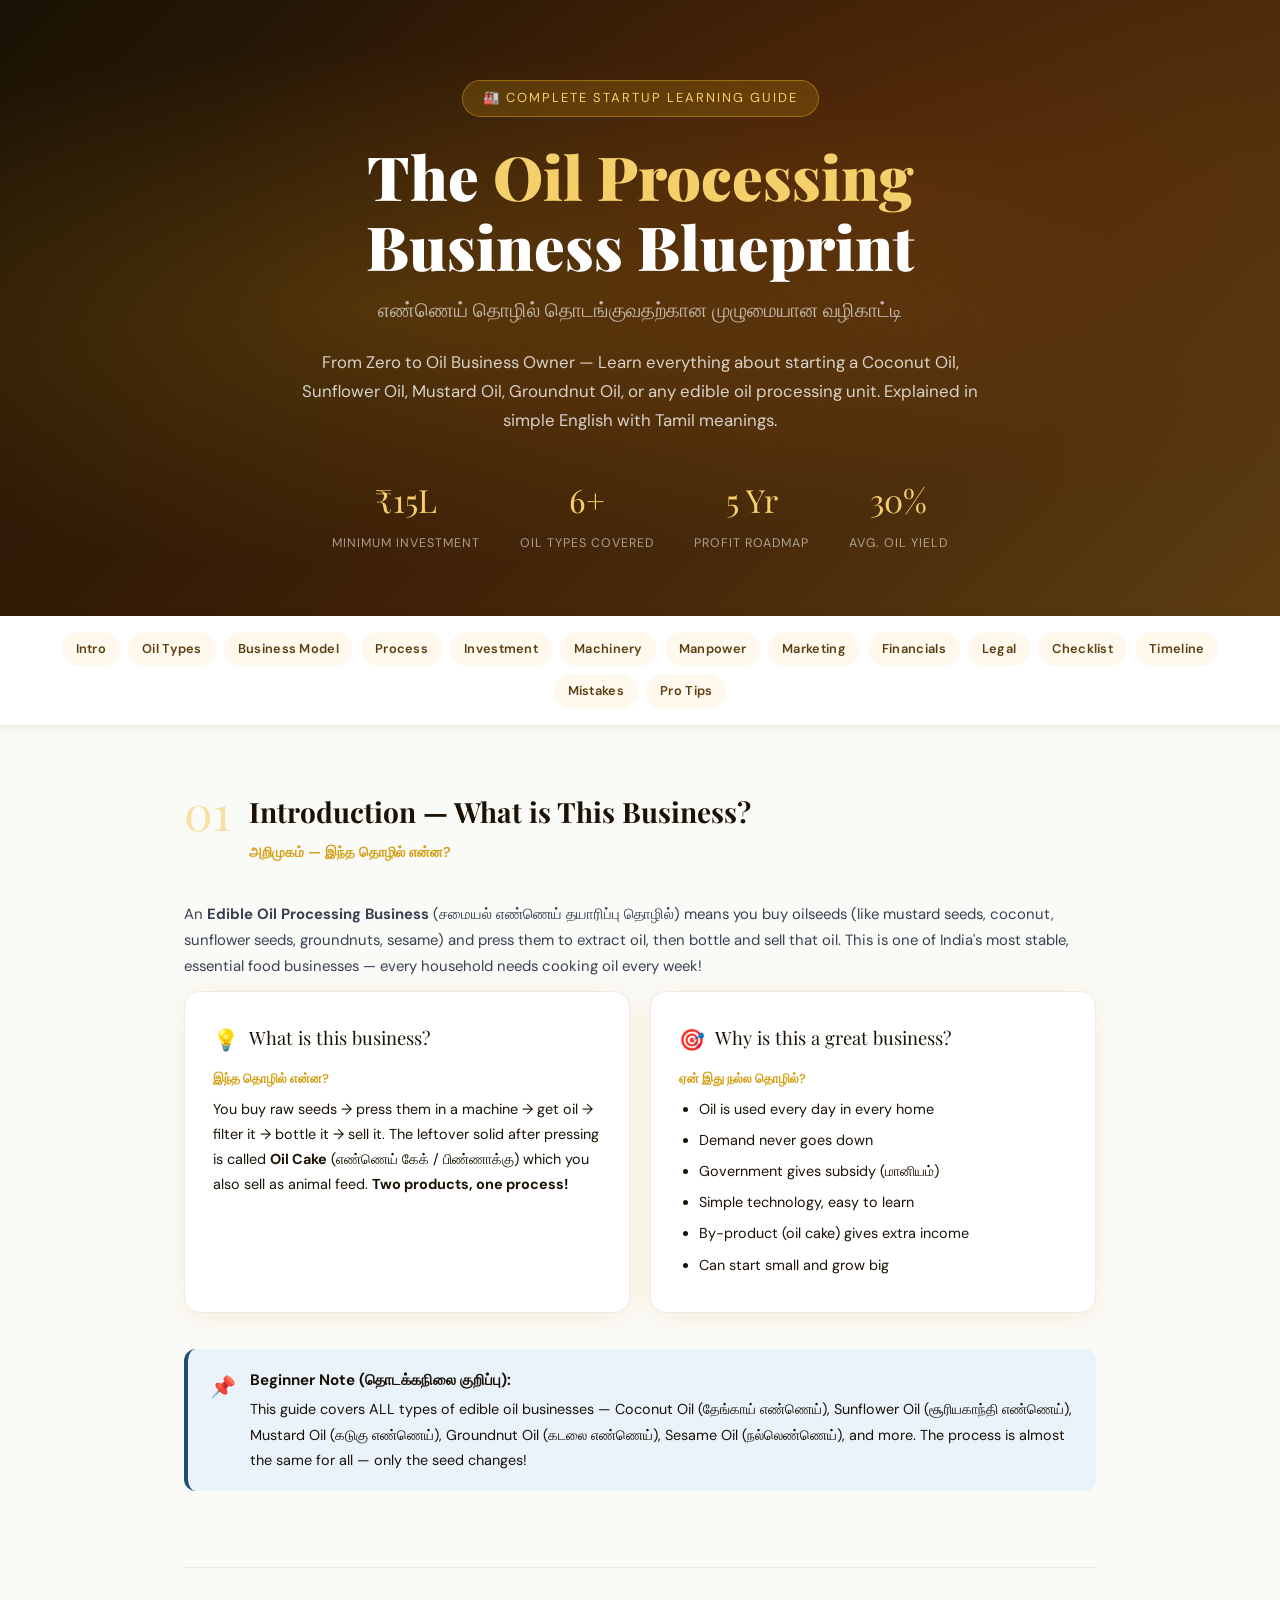
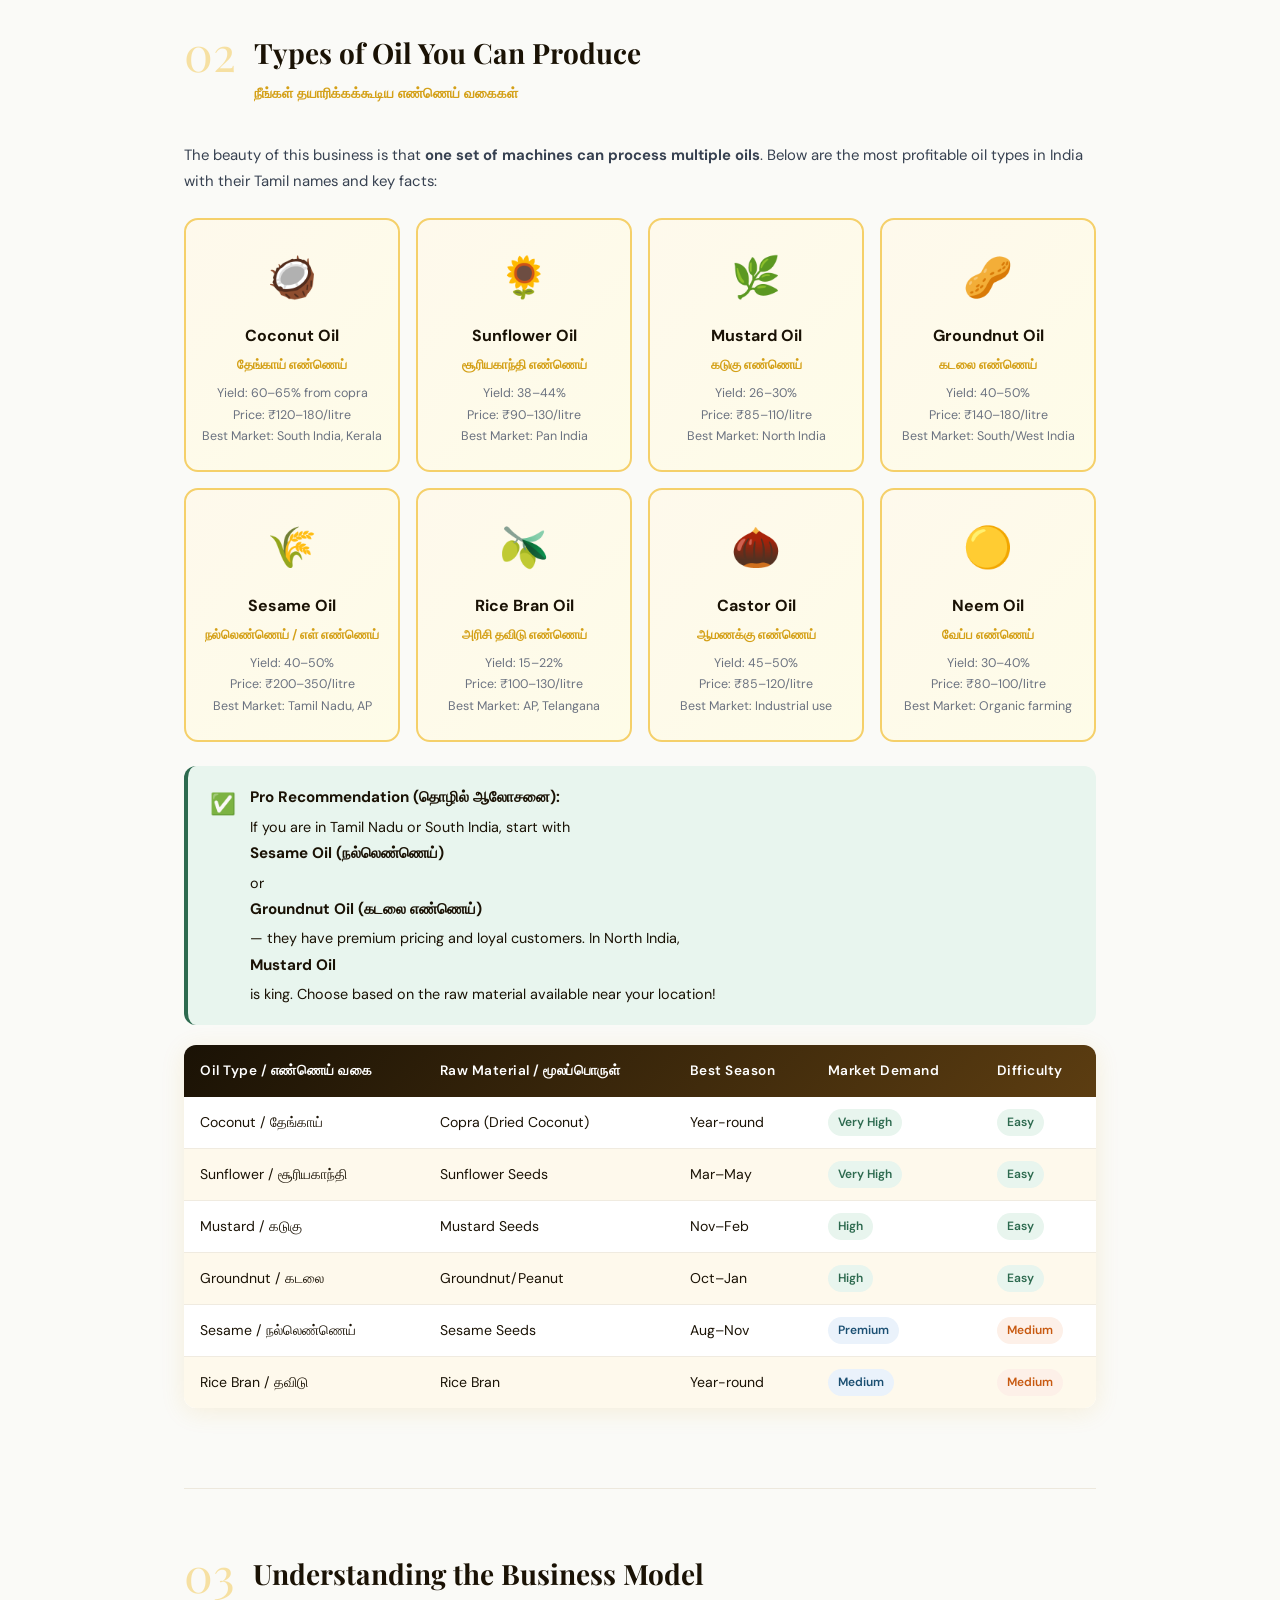
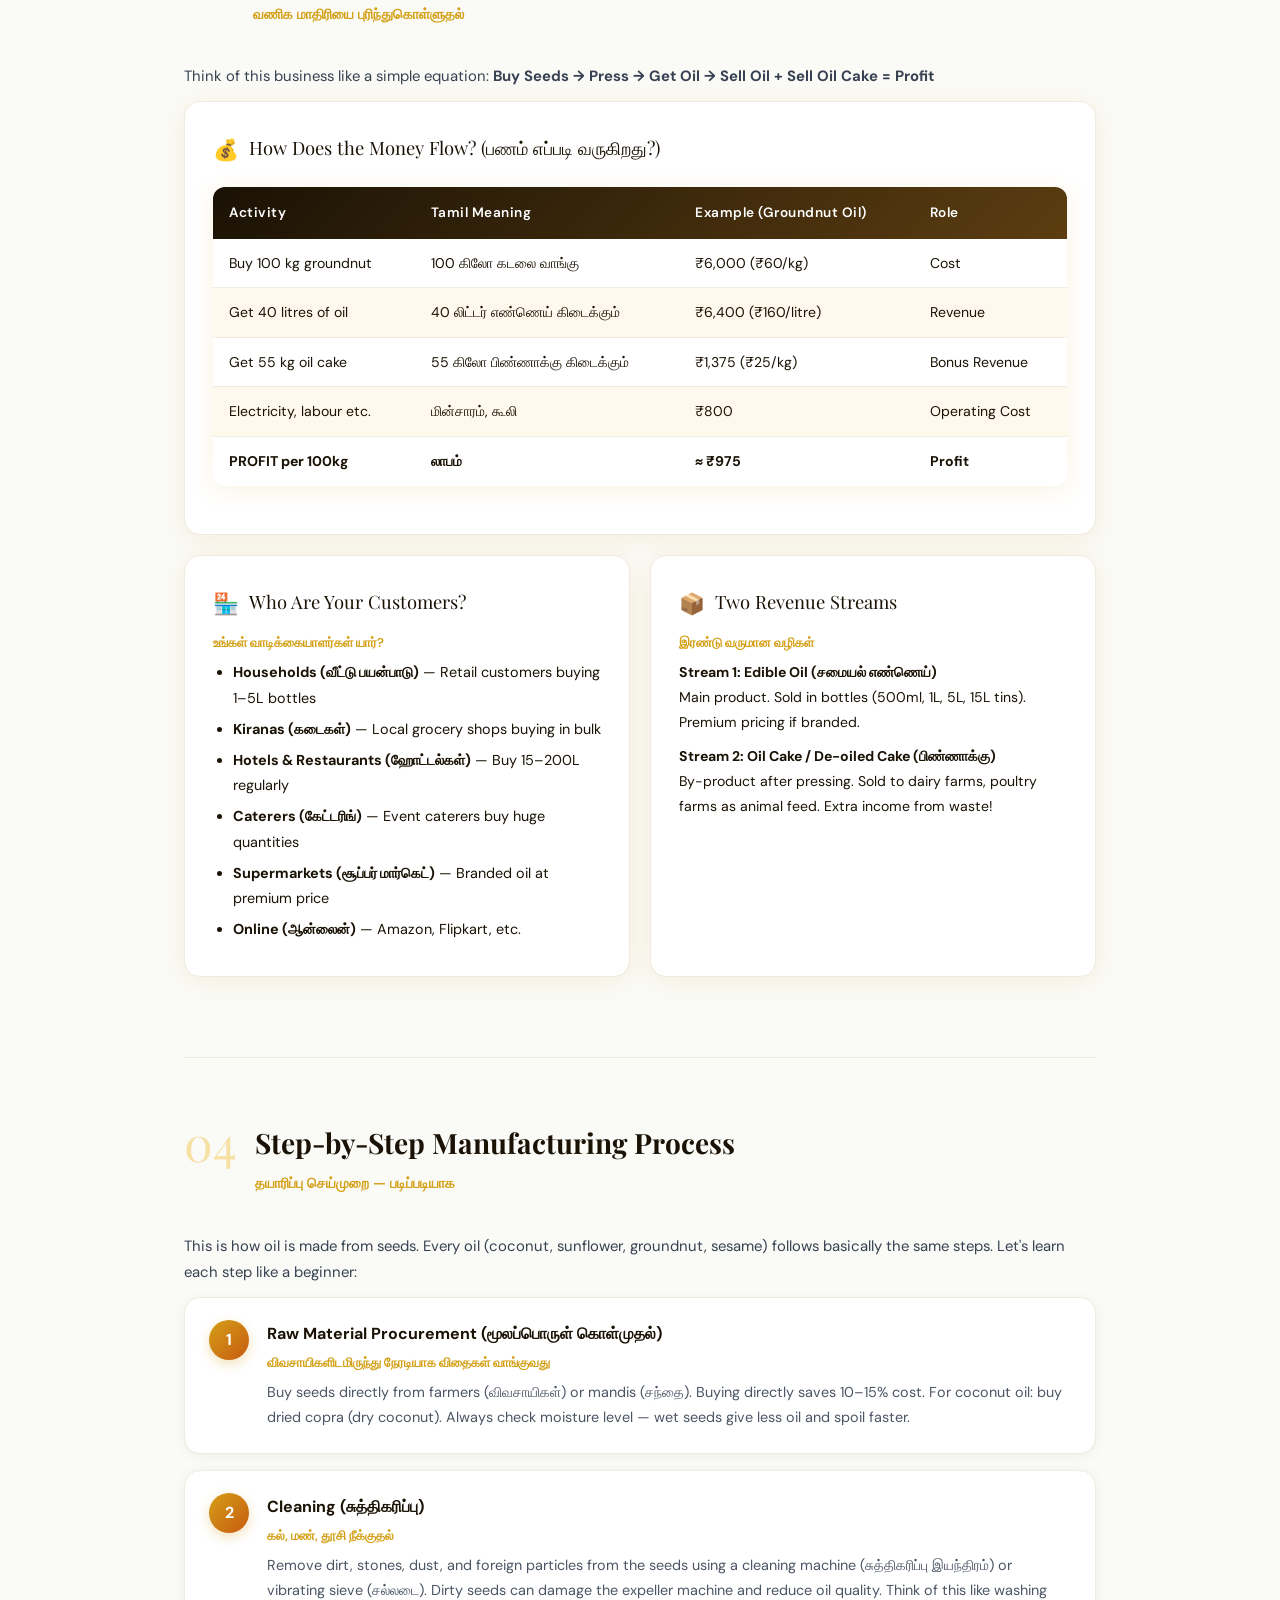
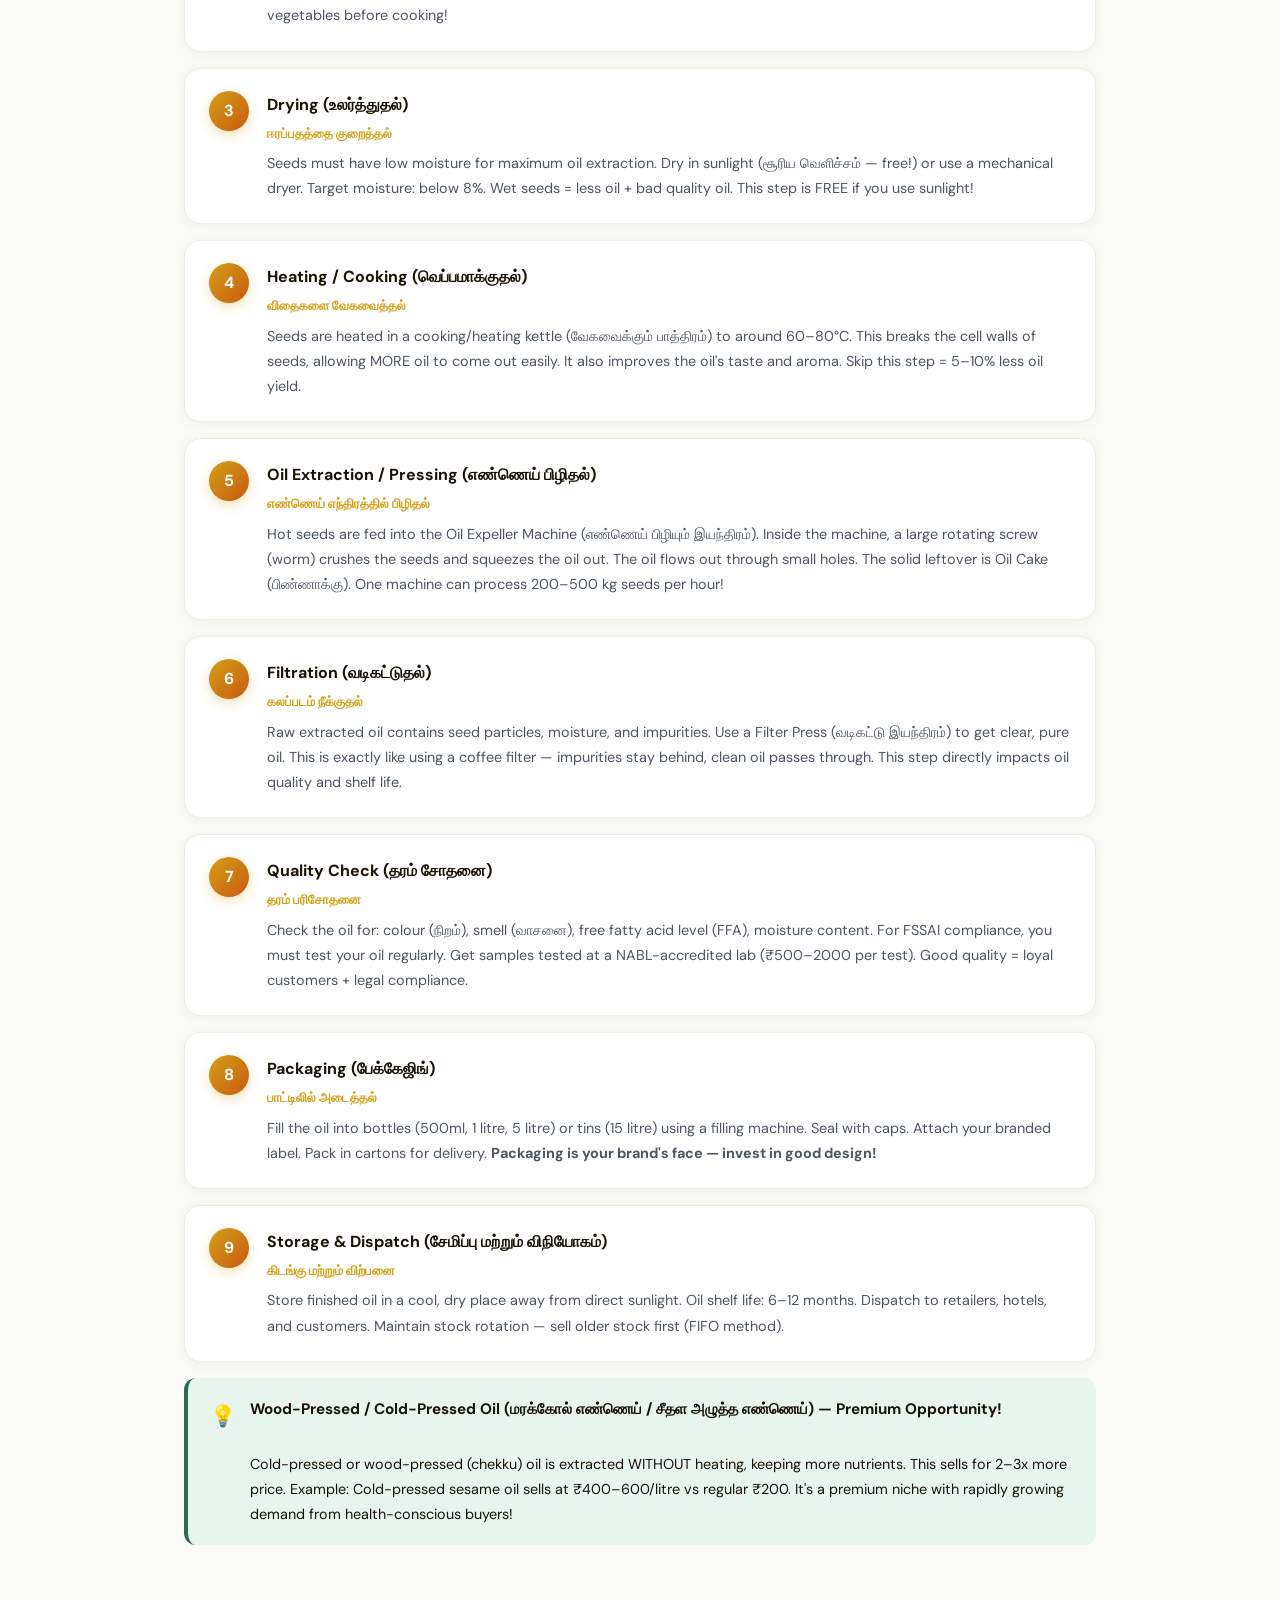
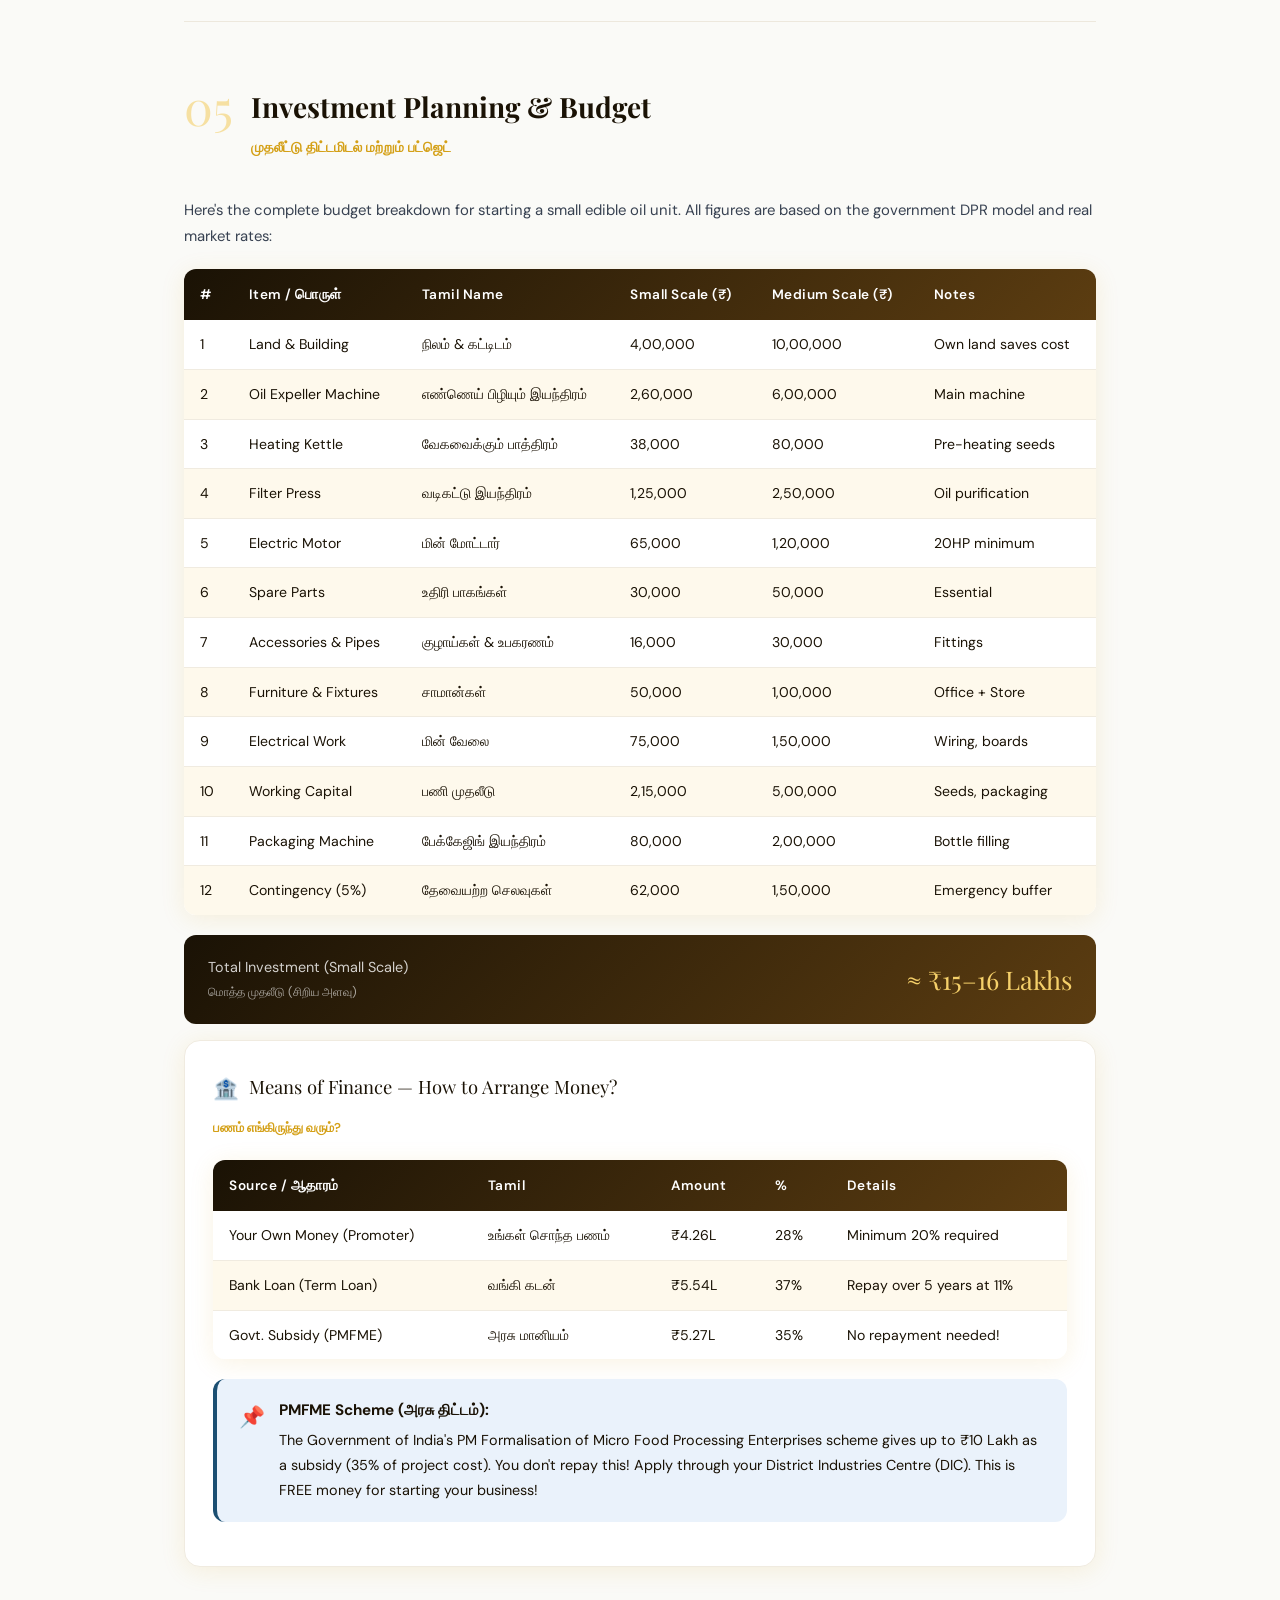
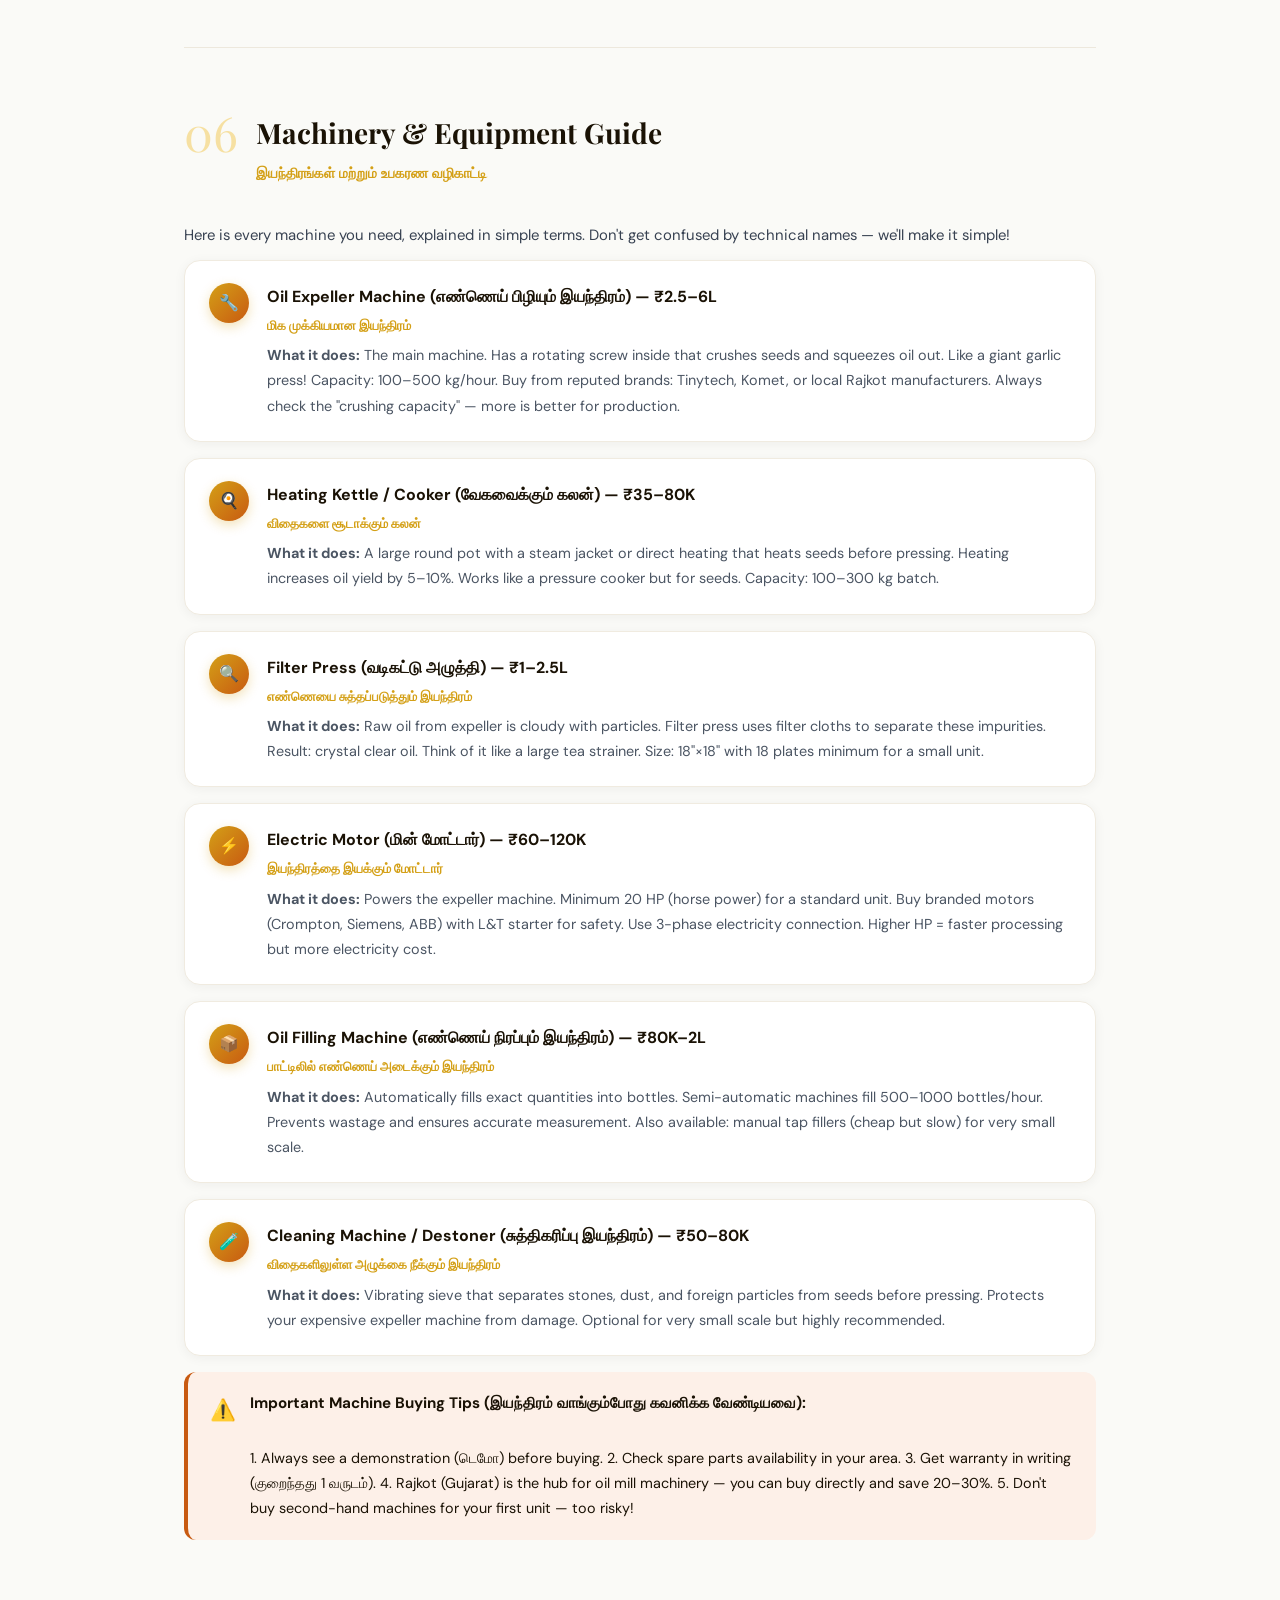
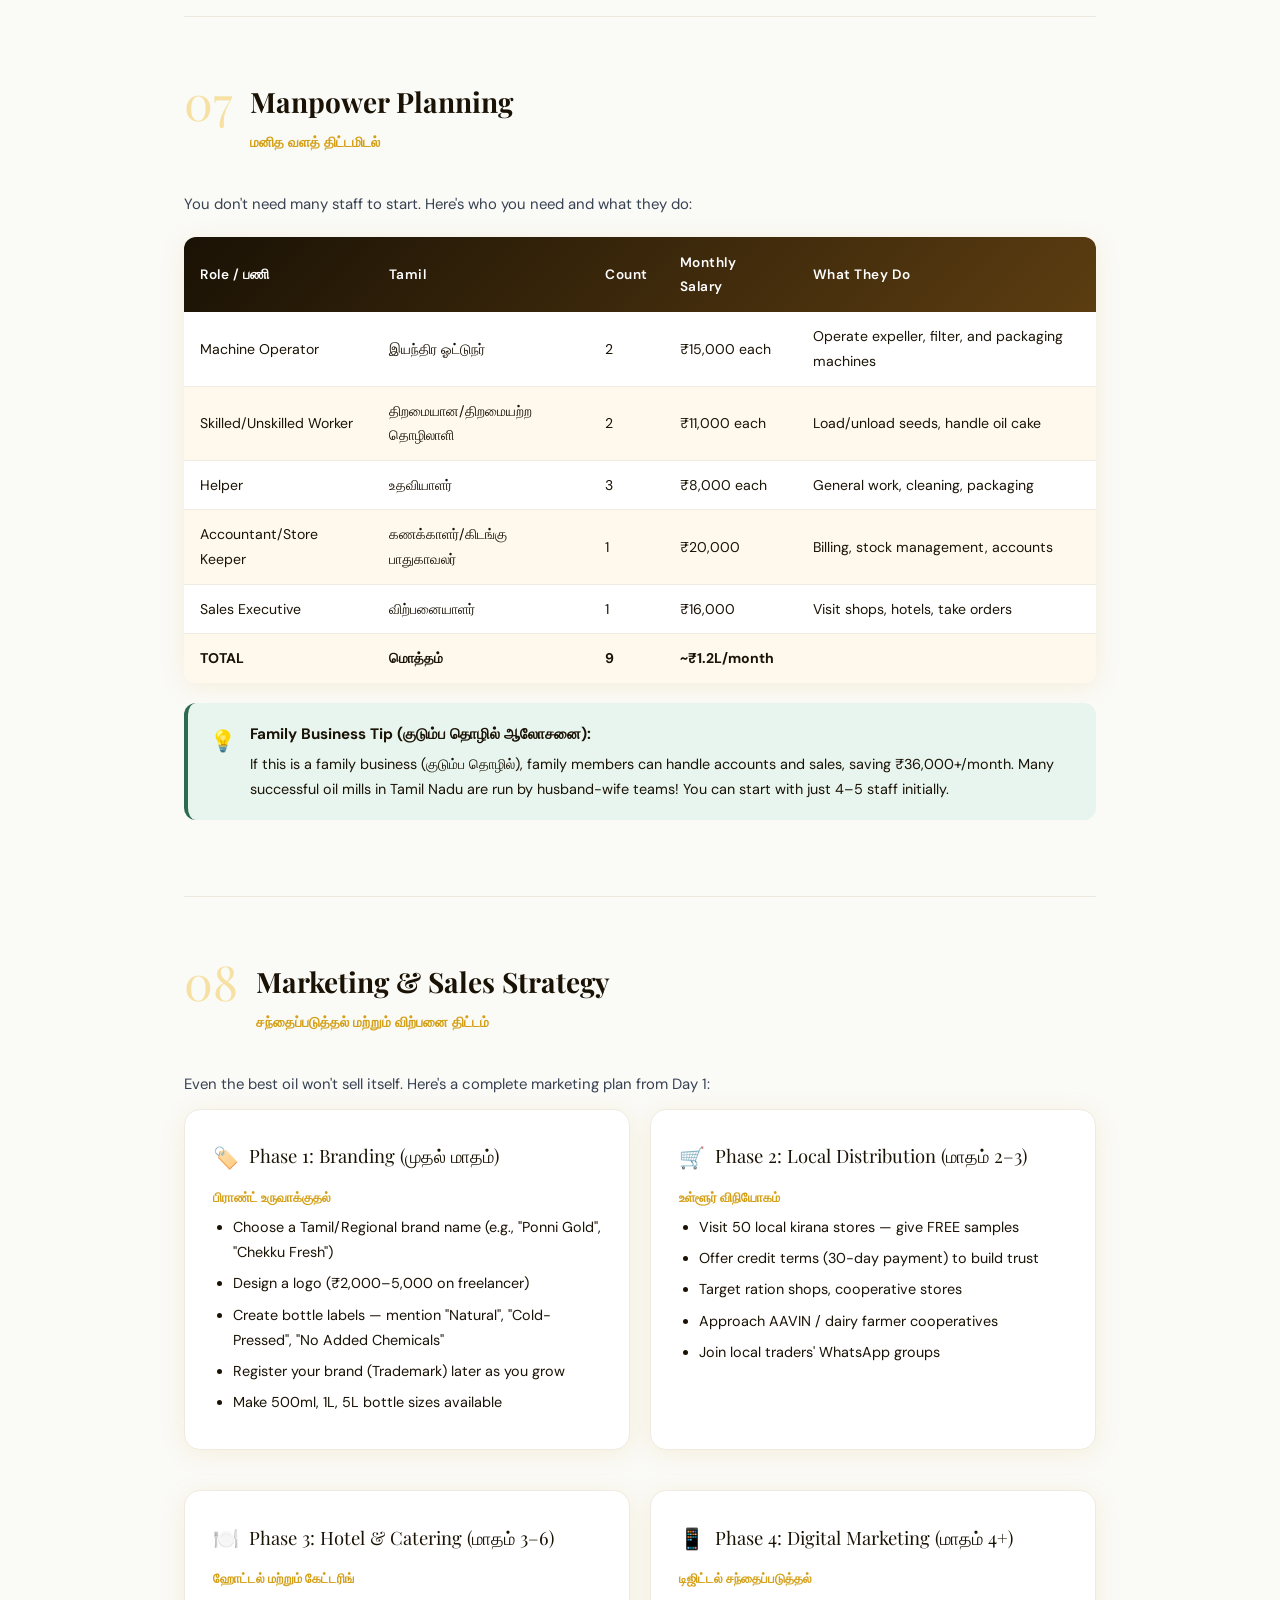
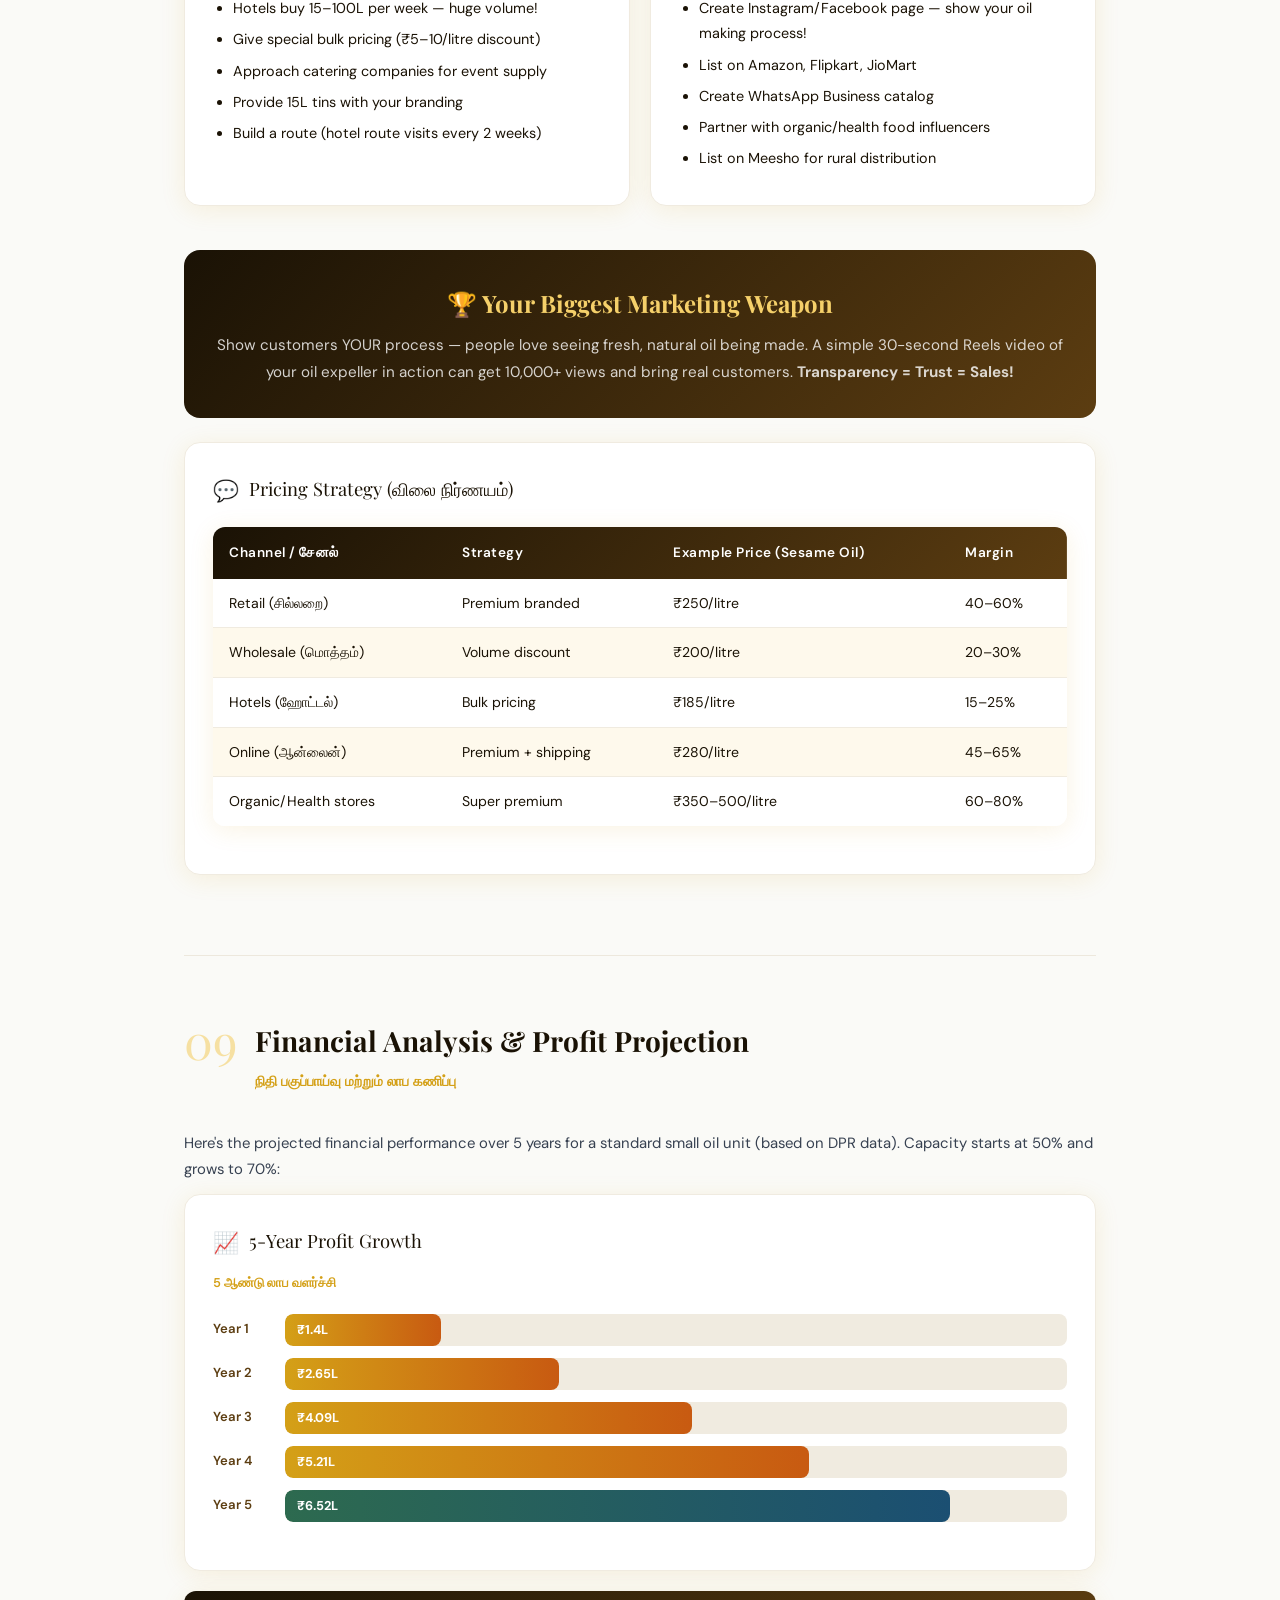
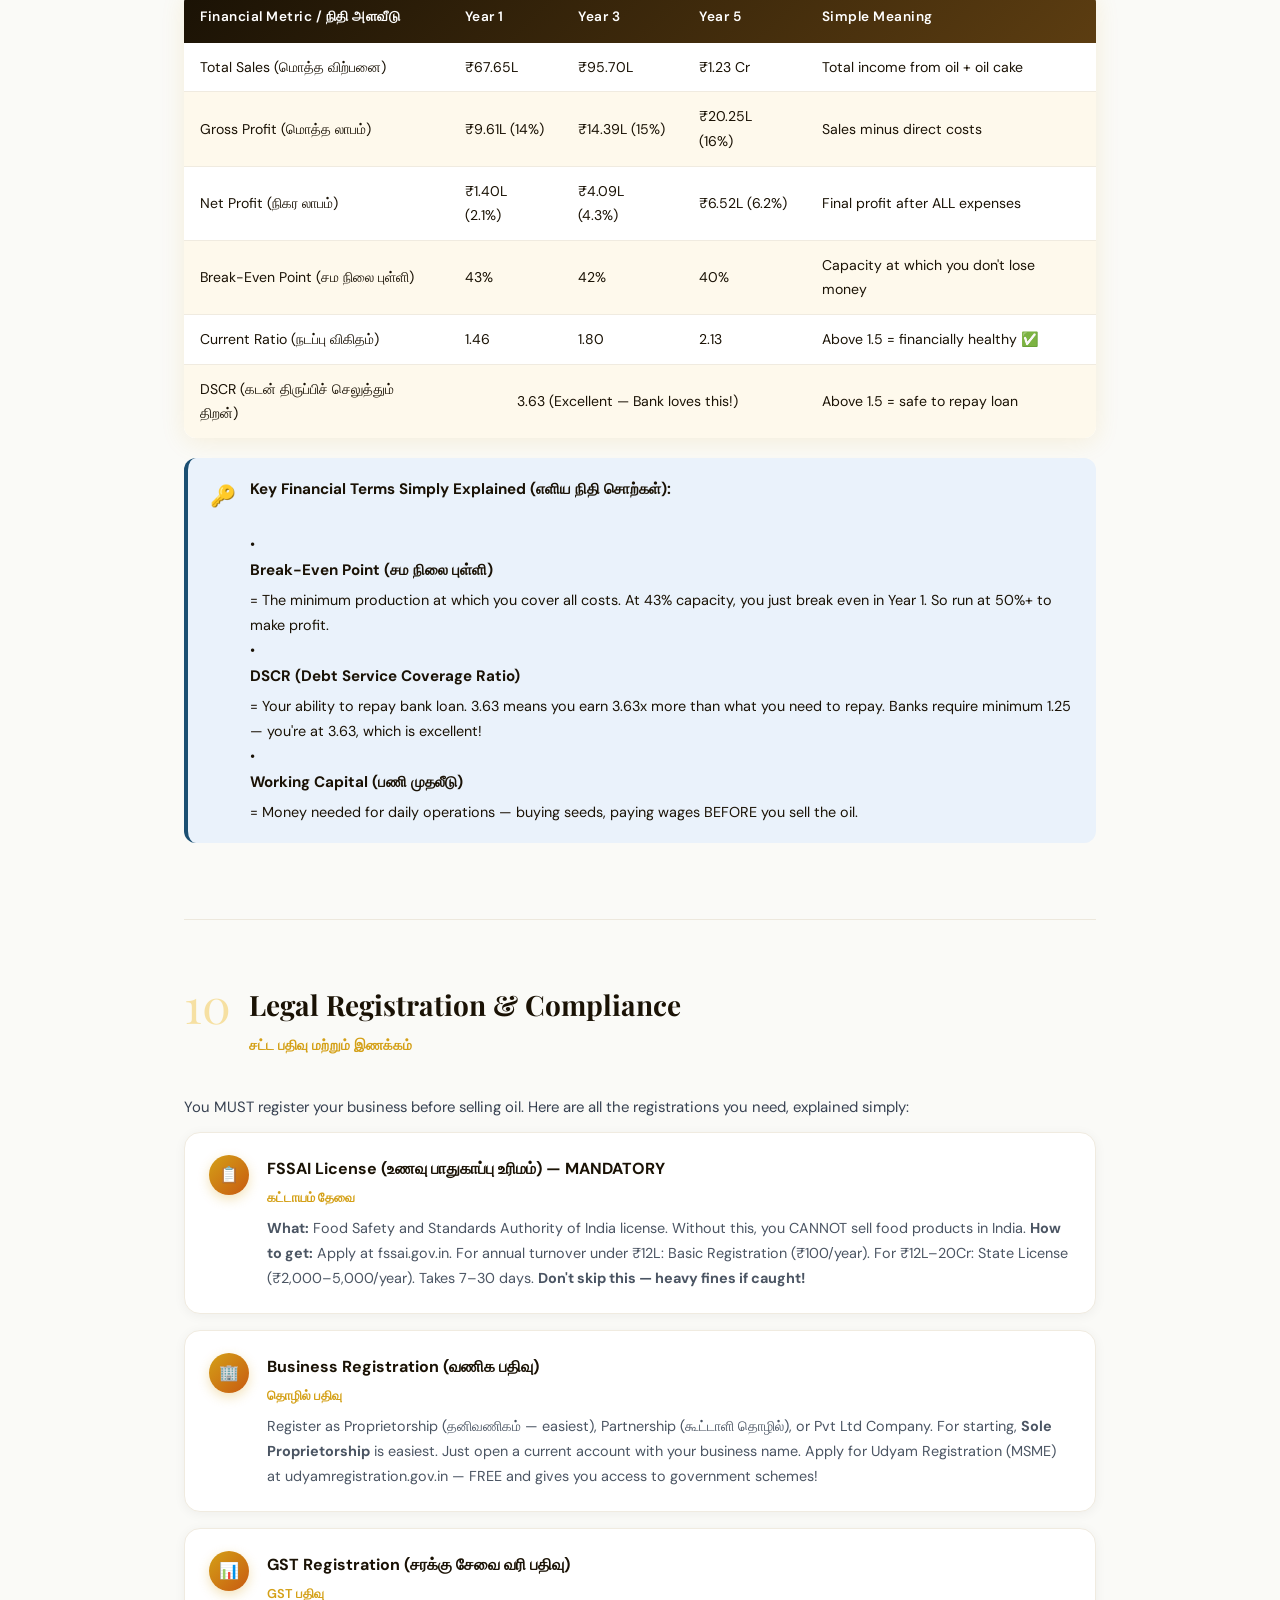
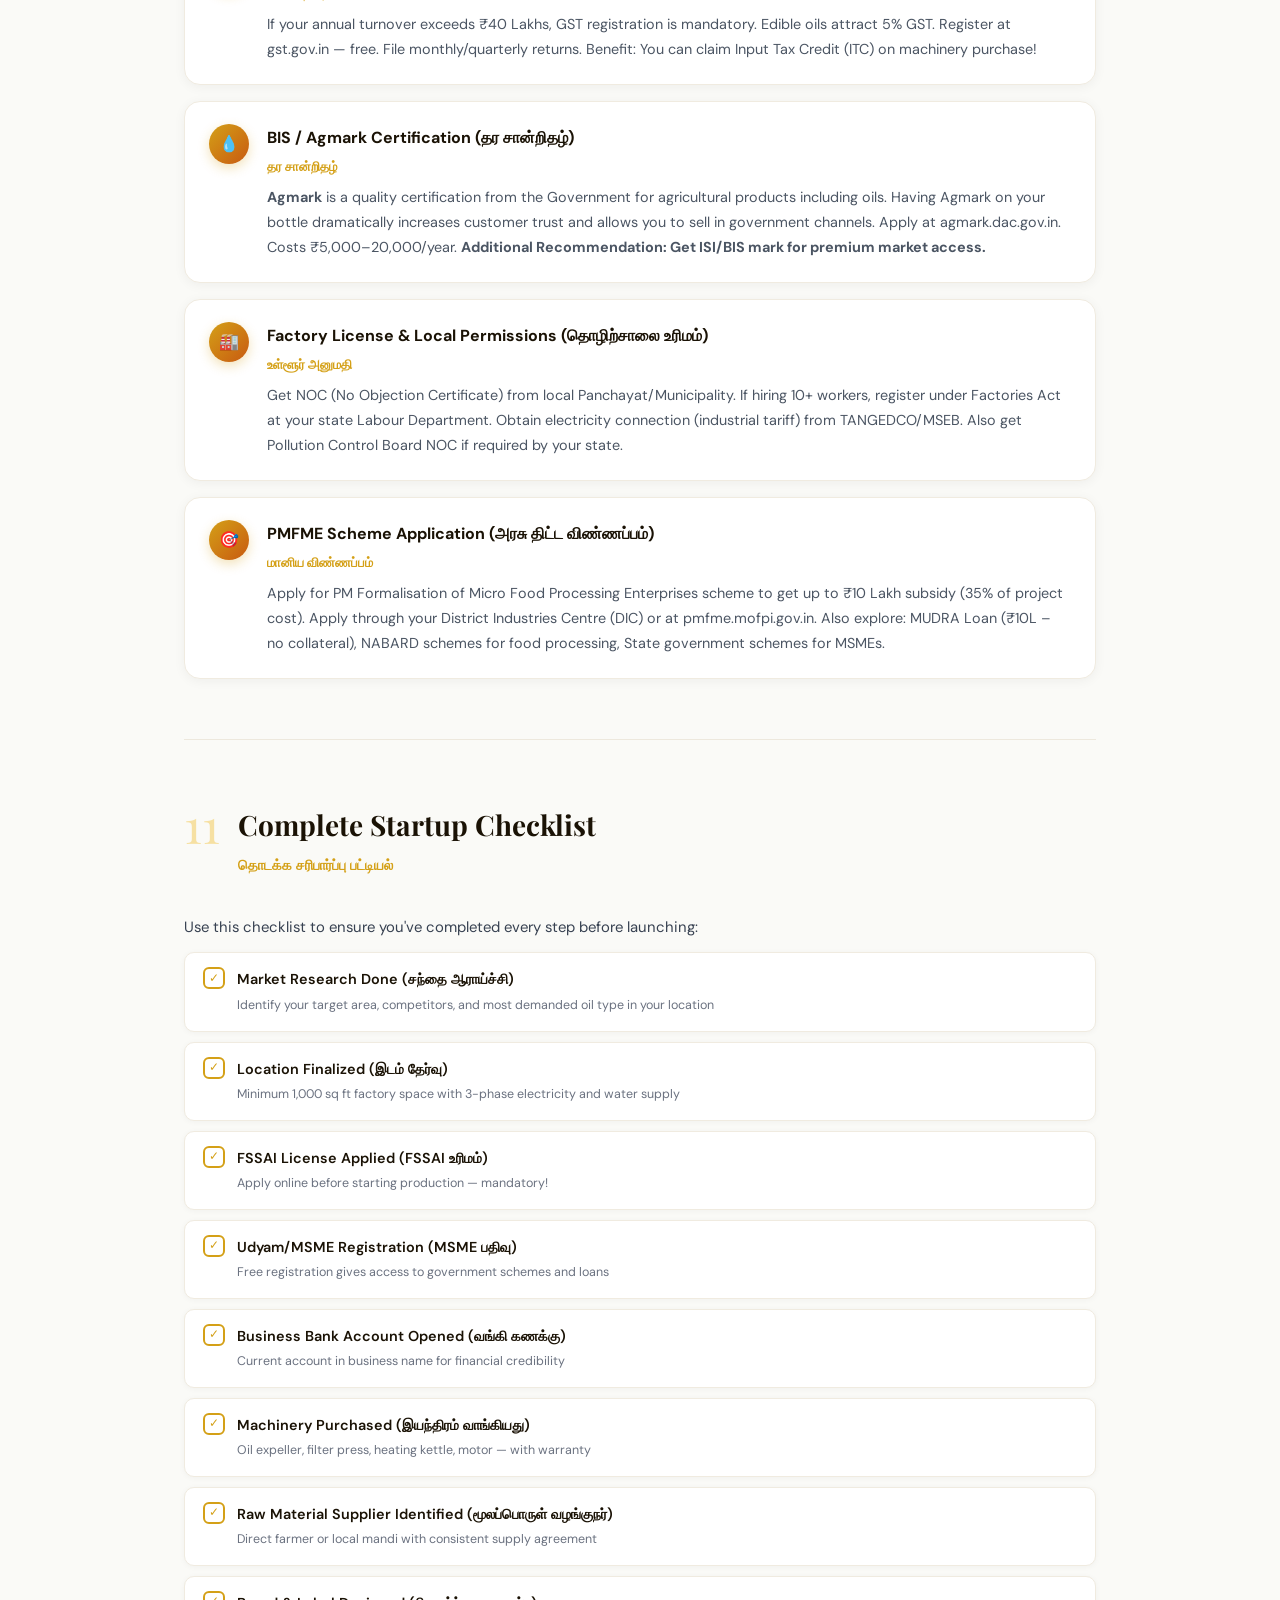
<file: index.html>
<!DOCTYPE html>
<html lang="en">
<head>
<meta charset="UTF-8">
<meta name="viewport" content="width=device-width, initial-scale=1.0">
<title>Oil Business Startup Guide | எண்ணெய் தொழில் வழிகாட்டி</title>
<link href="https://fonts.googleapis.com/css2?family=Playfair+Display:wght@700;900&family=DM+Sans:wght@300;400;500;600&family=DM+Mono:wght@400;500&display=swap" rel="stylesheet">
<style>
  :root {
    --gold: #D4A017;
    --gold-light: #F5D06A;
    --gold-pale: #FEF9EC;
    --dark: #1A1205;
    --brown: #5C3D11;
    --green: #2D6A4F;
    --green-light: #E8F5EE;
    --orange: #C85A11;
    --orange-light: #FDF0E8;
    --blue: #1B4F72;
    --blue-light: #EAF2FB;
    --red: #A93226;
    --red-light: #FDEDEC;
    --gray: #6B7280;
    --light: #FAFAF7;
    --white: #FFFFFF;
    --shadow: 0 4px 24px rgba(212,160,23,0.12);
    --radius: 16px;
  }

  * { margin: 0; padding: 0; box-sizing: border-box; }

  body {
    font-family: 'DM Sans', sans-serif;
    background: var(--light);
    color: var(--dark);
    line-height: 1.75;
    font-size: 16px;
  }

  /* ── HERO ── */
  .hero {
    background: linear-gradient(135deg, #1A1205 0%, #3D2007 50%, #5C3D11 100%);
    color: #fff;
    padding: 80px 40px 60px;
    text-align: center;
    position: relative;
    overflow: hidden;
  }
  .hero::before {
    content: '';
    position: absolute; inset: 0;
    background: radial-gradient(ellipse at 30% 50%, rgba(212,160,23,0.18) 0%, transparent 60%),
                radial-gradient(ellipse at 70% 30%, rgba(200,90,17,0.15) 0%, transparent 55%);
  }
  .hero-badge {
    display: inline-block;
    background: rgba(212,160,23,0.2);
    border: 1px solid rgba(212,160,23,0.5);
    color: var(--gold-light);
    padding: 6px 20px;
    border-radius: 40px;
    font-size: 13px;
    letter-spacing: 2px;
    text-transform: uppercase;
    margin-bottom: 24px;
    position: relative;
  }
  .hero h1 {
    font-family: 'Playfair Display', serif;
    font-size: clamp(2.2rem, 5vw, 3.8rem);
    font-weight: 900;
    line-height: 1.15;
    margin-bottom: 12px;
    position: relative;
  }
  .hero h1 span { color: var(--gold-light); }
  .hero .tamil-title {
    font-size: 1.25rem;
    color: rgba(255,255,255,0.65);
    margin-bottom: 20px;
    position: relative;
  }
  .hero p {
    font-size: 1.05rem;
    color: rgba(255,255,255,0.78);
    max-width: 680px;
    margin: 0 auto 36px;
    position: relative;
  }
  .hero-stats {
    display: flex;
    justify-content: center;
    gap: 40px;
    flex-wrap: wrap;
    position: relative;
  }
  .hero-stat {
    text-align: center;
  }
  .hero-stat .num {
    font-family: 'Playfair Display', serif;
    font-size: 2rem;
    color: var(--gold-light);
    display: block;
  }
  .hero-stat .lbl {
    font-size: 0.78rem;
    color: rgba(255,255,255,0.55);
    text-transform: uppercase;
    letter-spacing: 1px;
  }

  /* ── NAV PILLS ── */
  .nav-pills {
    background: var(--white);
    padding: 16px 32px;
    display: flex;
    gap: 8px;
    flex-wrap: wrap;
    justify-content: center;
    border-bottom: 2px solid #F0EBE0;
    position: sticky;
    top: 0;
    z-index: 100;
    box-shadow: 0 2px 12px rgba(0,0,0,0.06);
  }
  .nav-pills a {
    text-decoration: none;
    font-size: 0.8rem;
    font-weight: 600;
    padding: 6px 14px;
    border-radius: 20px;
    color: var(--brown);
    background: var(--gold-pale);
    transition: all 0.2s;
    letter-spacing: 0.3px;
  }
  .nav-pills a:hover {
    background: var(--gold);
    color: var(--white);
  }

  /* ── LAYOUT ── */
  .container { max-width: 960px; margin: 0 auto; padding: 0 24px; }

  section { padding: 60px 0; border-bottom: 1px solid #EDE8DD; }
  section:last-child { border-bottom: none; }

  /* ── SECTION HEADERS ── */
  .sec-header {
    display: flex;
    align-items: flex-start;
    gap: 18px;
    margin-bottom: 36px;
  }
  .sec-num {
    font-family: 'Playfair Display', serif;
    font-size: 3rem;
    color: var(--gold-light);
    line-height: 1;
    flex-shrink: 0;
    opacity: 0.6;
  }
  .sec-title h2 {
    font-family: 'Playfair Display', serif;
    font-size: 1.75rem;
    color: var(--dark);
    margin-bottom: 4px;
  }
  .sec-title .tamil {
    font-size: 0.9rem;
    color: var(--gold);
    font-weight: 600;
  }

  /* ── CARDS ── */
  .card {
    background: var(--white);
    border-radius: var(--radius);
    padding: 28px;
    box-shadow: var(--shadow);
    margin-bottom: 20px;
    border: 1px solid #F0EBE0;
  }
  .card-title {
    font-family: 'Playfair Display', serif;
    font-size: 1.15rem;
    color: var(--dark);
    margin-bottom: 12px;
    display: flex;
    align-items: center;
    gap: 10px;
  }
  .card-title .icon { font-size: 1.3rem; }
  .card .tamil-label {
    font-size: 0.8rem;
    color: var(--gold);
    font-weight: 600;
    margin-bottom: 6px;
    display: block;
  }

  /* ── OIL TYPES GRID ── */
  .oil-grid {
    display: grid;
    grid-template-columns: repeat(auto-fill, minmax(200px, 1fr));
    gap: 16px;
    margin: 24px 0;
  }
  .oil-card {
    background: linear-gradient(135deg, #FEF9EC, #FEFCE8);
    border: 2px solid #F5D06A;
    border-radius: 14px;
    padding: 22px 16px;
    text-align: center;
    transition: transform 0.2s, box-shadow 0.2s;
  }
  .oil-card:hover { transform: translateY(-4px); box-shadow: 0 8px 24px rgba(212,160,23,0.2); }
  .oil-card .emoji { font-size: 2.5rem; margin-bottom: 10px; display: block; }
  .oil-card h3 { font-size: 1rem; font-weight: 700; color: var(--dark); margin-bottom: 4px; }
  .oil-card .tamil { font-size: 0.8rem; color: var(--gold); font-weight: 600; }
  .oil-card .yield { font-size: 0.78rem; color: var(--gray); margin-top: 6px; }

  /* ── STEP BOXES ── */
  .steps { display: flex; flex-direction: column; gap: 16px; }
  .step {
    display: flex;
    gap: 18px;
    align-items: flex-start;
    background: var(--white);
    border-radius: var(--radius);
    padding: 22px 24px;
    box-shadow: 0 2px 12px rgba(0,0,0,0.05);
    border: 1px solid #F0EBE0;
  }
  .step-num {
    background: linear-gradient(135deg, var(--gold), var(--orange));
    color: white;
    width: 40px; height: 40px;
    border-radius: 50%;
    display: flex; align-items: center; justify-content: center;
    font-weight: 700; font-size: 1rem;
    flex-shrink: 0;
    box-shadow: 0 4px 12px rgba(212,160,23,0.3);
  }
  .step-content h4 {
    font-weight: 700;
    color: var(--dark);
    margin-bottom: 4px;
    font-size: 1rem;
  }
  .step-content .step-tamil { font-size: 0.8rem; color: var(--gold); font-weight: 600; margin-bottom: 6px; display: block; }
  .step-content p { font-size: 0.9rem; color: #4B5563; }

  /* ── INFO BOXES ── */
  .info-box {
    border-radius: 12px;
    padding: 18px 22px;
    margin: 16px 0;
    display: flex;
    gap: 14px;
    align-items: flex-start;
  }
  .info-box.tip { background: var(--green-light); border-left: 4px solid var(--green); }
  .info-box.warning { background: var(--orange-light); border-left: 4px solid var(--orange); }
  .info-box.important { background: var(--blue-light); border-left: 4px solid var(--blue); }
  .info-box.danger { background: var(--red-light); border-left: 4px solid var(--red); }
  .info-box .icon { font-size: 1.3rem; flex-shrink: 0; margin-top: 2px; }
  .info-box .text { font-size: 0.9rem; }
  .info-box .text strong { display: block; margin-bottom: 4px; font-size: 0.95rem; }

  /* ── TABLE ── */
  .table-wrap { overflow-x: auto; margin: 20px 0; border-radius: 12px; box-shadow: var(--shadow); }
  table { width: 100%; border-collapse: collapse; background: var(--white); }
  thead { background: linear-gradient(135deg, var(--dark), var(--brown)); color: white; }
  thead th { padding: 14px 16px; text-align: left; font-size: 0.85rem; font-weight: 600; letter-spacing: 0.5px; }
  tbody tr:nth-child(even) { background: var(--gold-pale); }
  tbody td { padding: 12px 16px; font-size: 0.88rem; border-bottom: 1px solid #F0EBE0; }
  tbody tr:last-child td { border-bottom: none; }
  .tag {
    display: inline-block;
    padding: 3px 10px;
    border-radius: 20px;
    font-size: 0.75rem;
    font-weight: 600;
  }
  .tag.green { background: var(--green-light); color: var(--green); }
  .tag.orange { background: var(--orange-light); color: var(--orange); }
  .tag.blue { background: var(--blue-light); color: var(--blue); }

  /* ── BUDGET TABLE ── */
  .budget-total {
    background: linear-gradient(135deg, var(--dark), var(--brown));
    color: white;
    border-radius: 12px;
    padding: 20px 24px;
    margin-top: 16px;
    display: flex;
    justify-content: space-between;
    align-items: center;
  }
  .budget-total .label { font-size: 0.9rem; opacity: 0.8; }
  .budget-total .amount { font-family: 'Playfair Display', serif; font-size: 1.6rem; color: var(--gold-light); }

  /* ── CHECKLIST ── */
  .checklist { list-style: none; display: flex; flex-direction: column; gap: 10px; }
  .checklist li {
    display: flex;
    align-items: flex-start;
    gap: 12px;
    background: var(--white);
    padding: 14px 18px;
    border-radius: 10px;
    font-size: 0.9rem;
    border: 1px solid #F0EBE0;
    box-shadow: 0 1px 6px rgba(0,0,0,0.04);
  }
  .checklist li .check {
    width: 22px; height: 22px;
    border: 2px solid var(--gold);
    border-radius: 6px;
    flex-shrink: 0;
    display: flex; align-items: center; justify-content: center;
    color: var(--gold);
    font-size: 0.75rem;
  }
  .checklist li .content { flex: 1; }
  .checklist li .content .label { font-weight: 600; color: var(--dark); }
  .checklist li .content .sub { font-size: 0.78rem; color: var(--gray); margin-top: 2px; }

  /* ── TIMELINE ── */
  .timeline { position: relative; padding-left: 28px; }
  .timeline::before {
    content: '';
    position: absolute; left: 10px; top: 0; bottom: 0;
    width: 2px;
    background: linear-gradient(to bottom, var(--gold), var(--orange));
    border-radius: 2px;
  }
  .timeline-item { position: relative; margin-bottom: 28px; }
  .timeline-item::before {
    content: '';
    position: absolute; left: -24px; top: 6px;
    width: 14px; height: 14px;
    background: var(--gold);
    border-radius: 50%;
    border: 3px solid var(--white);
    box-shadow: 0 0 0 2px var(--gold);
  }
  .timeline-item .month {
    font-size: 0.75rem;
    font-weight: 700;
    color: var(--gold);
    text-transform: uppercase;
    letter-spacing: 1px;
    margin-bottom: 4px;
  }
  .timeline-item h4 { font-size: 1rem; color: var(--dark); margin-bottom: 6px; }
  .timeline-item p { font-size: 0.875rem; color: var(--gray); }

  /* ── PROFIT VISUAL ── */
  .profit-bars { display: flex; flex-direction: column; gap: 12px; margin: 20px 0; }
  .profit-bar-row { display: flex; align-items: center; gap: 12px; }
  .profit-bar-label { font-size: 0.82rem; font-weight: 600; width: 60px; flex-shrink: 0; color: var(--brown); }
  .profit-bar-track { flex: 1; background: #F0EBE0; border-radius: 8px; height: 32px; position: relative; overflow: hidden; }
  .profit-bar-fill {
    height: 100%;
    border-radius: 8px;
    display: flex;
    align-items: center;
    padding-left: 12px;
    font-size: 0.8rem;
    font-weight: 700;
    color: white;
    transition: width 1s ease;
  }

  /* ── TWO COLUMNS ── */
  .two-col { display: grid; grid-template-columns: 1fr 1fr; gap: 20px; }
  @media (max-width: 640px) { .two-col { grid-template-columns: 1fr; } }

  /* ── HIGHLIGHT BOX ── */
  .highlight-box {
    background: linear-gradient(135deg, var(--dark) 0%, var(--brown) 100%);
    color: white;
    border-radius: var(--radius);
    padding: 32px;
    text-align: center;
    margin: 24px 0;
  }
  .highlight-box h3 {
    font-family: 'Playfair Display', serif;
    font-size: 1.5rem;
    color: var(--gold-light);
    margin-bottom: 8px;
  }
  .highlight-box p { opacity: 0.8; font-size: 0.95rem; }

  /* ── FOOTER ── */
  footer {
    background: var(--dark);
    color: rgba(255,255,255,0.6);
    text-align: center;
    padding: 40px 24px;
    font-size: 0.85rem;
  }
  footer strong { color: var(--gold-light); }

  /* ── MISC ── */
  ul.bullet { padding-left: 20px; }
  ul.bullet li { margin-bottom: 6px; font-size: 0.9rem; }
  p.body { font-size: 0.93rem; color: #374151; margin-bottom: 12px; }
  .text-gold { color: var(--gold); }
  .mt-16 { margin-top: 16px; }

  .roadmap-grid {
    display: grid;
    grid-template-columns: repeat(auto-fill, minmax(240px, 1fr));
    gap: 16px;
    margin: 24px 0;
  }
  .roadmap-card {
    background: var(--white);
    border-radius: 14px;
    padding: 22px;
    border: 1px solid #F0EBE0;
    box-shadow: 0 2px 10px rgba(0,0,0,0.05);
    border-top: 4px solid var(--gold);
  }
  .roadmap-card h4 { font-size: 0.95rem; font-weight: 700; margin-bottom: 6px; color: var(--dark); }
  .roadmap-card .phase { font-size: 0.72rem; text-transform: uppercase; letter-spacing: 1px; color: var(--gold); font-weight: 700; margin-bottom: 8px; }
  .roadmap-card ul { padding-left: 16px; }
  .roadmap-card ul li { font-size: 0.82rem; color: var(--gray); margin-bottom: 4px; }
</style>
</head>
<body>

<!-- HERO -->
<div class="hero">
  <div class="hero-badge">🏭 Complete Startup Learning Guide</div>
  <h1>The <span>Oil Processing</span><br>Business Blueprint</h1>
  <p class="tamil-title">எண்ணெய் தொழில் தொடங்குவதற்கான முழுமையான வழிகாட்டி</p>
  <p>From Zero to Oil Business Owner — Learn everything about starting a Coconut Oil, Sunflower Oil, Mustard Oil, Groundnut Oil, or any edible oil processing unit. Explained in simple English with Tamil meanings.</p>
  <div class="hero-stats">
    <div class="hero-stat"><span class="num">₹15L</span><span class="lbl">Minimum Investment</span></div>
    <div class="hero-stat"><span class="num">6+</span><span class="lbl">Oil Types Covered</span></div>
    <div class="hero-stat"><span class="num">5 Yr</span><span class="lbl">Profit Roadmap</span></div>
    <div class="hero-stat"><span class="num">30%</span><span class="lbl">Avg. Oil Yield</span></div>
  </div>
</div>

<!-- NAV -->
<nav class="nav-pills">
  <a href="#intro">Intro</a>
  <a href="#oil-types">Oil Types</a>
  <a href="#business-model">Business Model</a>
  <a href="#process">Process</a>
  <a href="#investment">Investment</a>
  <a href="#machinery">Machinery</a>
  <a href="#manpower">Manpower</a>
  <a href="#marketing">Marketing</a>
  <a href="#financials">Financials</a>
  <a href="#legal">Legal</a>
  <a href="#checklist">Checklist</a>
  <a href="#timeline">Timeline</a>
  <a href="#mistakes">Mistakes</a>
  <a href="#tips">Pro Tips</a>
</nav>

<div class="container">

<!-- ══════════════════════════════════════════════ -->
<!-- SECTION 1 – INTRODUCTION -->
<!-- ══════════════════════════════════════════════ -->
<section id="intro">
  <div class="sec-header">
    <div class="sec-num">01</div>
    <div class="sec-title">
      <h2>Introduction — What is This Business?</h2>
      <div class="tamil">அறிமுகம் — இந்த தொழில் என்ன?</div>
    </div>
  </div>

  <p class="body">An <strong>Edible Oil Processing Business</strong> (சமையல் எண்ணெய் தயாரிப்பு தொழில்) means you buy oilseeds (like mustard seeds, coconut, sunflower seeds, groundnuts, sesame) and press them to extract oil, then bottle and sell that oil. This is one of India's most stable, essential food businesses — every household needs cooking oil every week!</p>

  <div class="two-col">
    <div class="card">
      <div class="card-title"><span class="icon">💡</span> What is this business?</div>
      <span class="tamil-label">இந்த தொழில் என்ன?</span>
      <p style="font-size:0.9rem;">You buy raw seeds → press them in a machine → get oil → filter it → bottle it → sell it. The leftover solid after pressing is called <strong>Oil Cake</strong> (எண்ணெய் கேக் / பிண்ணாக்கு) which you also sell as animal feed. <strong>Two products, one process!</strong></p>
    </div>
    <div class="card">
      <div class="card-title"><span class="icon">🎯</span> Why is this a great business?</div>
      <span class="tamil-label">ஏன் இது நல்ல தொழில்?</span>
      <ul class="bullet">
        <li>Oil is used every day in every home</li>
        <li>Demand never goes down</li>
        <li>Government gives subsidy (மானியம்)</li>
        <li>Simple technology, easy to learn</li>
        <li>By-product (oil cake) gives extra income</li>
        <li>Can start small and grow big</li>
      </ul>
    </div>
  </div>

  <div class="info-box important">
    <span class="icon">📌</span>
    <div class="text">
      <strong>Beginner Note (தொடக்கநிலை குறிப்பு):</strong>
      This guide covers ALL types of edible oil businesses — Coconut Oil (தேங்காய் எண்ணெய்), Sunflower Oil (சூரியகாந்தி எண்ணெய்), Mustard Oil (கடுகு எண்ணெய்), Groundnut Oil (கடலை எண்ணெய்), Sesame Oil (நல்லெண்ணெய்), and more. The process is almost the same for all — only the seed changes!
    </div>
  </div>
</section>

<!-- ══════════════════════════════════════════════ -->
<!-- SECTION 2 – OIL TYPES -->
<!-- ══════════════════════════════════════════════ -->
<section id="oil-types">
  <div class="sec-header">
    <div class="sec-num">02</div>
    <div class="sec-title">
      <h2>Types of Oil You Can Produce</h2>
      <div class="tamil">நீங்கள் தயாரிக்கக்கூடிய எண்ணெய் வகைகள்</div>
    </div>
  </div>

  <p class="body">The beauty of this business is that <strong>one set of machines can process multiple oils</strong>. Below are the most profitable oil types in India with their Tamil names and key facts:</p>

  <div class="oil-grid">
    <div class="oil-card">
      <span class="emoji">🥥</span>
      <h3>Coconut Oil</h3>
      <div class="tamil">தேங்காய் எண்ணெய்</div>
      <div class="yield">Yield: 60–65% from copra<br>Price: ₹120–180/litre<br>Best Market: South India, Kerala</div>
    </div>
    <div class="oil-card">
      <span class="emoji">🌻</span>
      <h3>Sunflower Oil</h3>
      <div class="tamil">சூரியகாந்தி எண்ணெய்</div>
      <div class="yield">Yield: 38–44%<br>Price: ₹90–130/litre<br>Best Market: Pan India</div>
    </div>
    <div class="oil-card">
      <span class="emoji">🌿</span>
      <h3>Mustard Oil</h3>
      <div class="tamil">கடுகு எண்ணெய்</div>
      <div class="yield">Yield: 26–30%<br>Price: ₹85–110/litre<br>Best Market: North India</div>
    </div>
    <div class="oil-card">
      <span class="emoji">🥜</span>
      <h3>Groundnut Oil</h3>
      <div class="tamil">கடலை எண்ணெய்</div>
      <div class="yield">Yield: 40–50%<br>Price: ₹140–180/litre<br>Best Market: South/West India</div>
    </div>
    <div class="oil-card">
      <span class="emoji">🌾</span>
      <h3>Sesame Oil</h3>
      <div class="tamil">நல்லெண்ணெய் / எள் எண்ணெய்</div>
      <div class="yield">Yield: 40–50%<br>Price: ₹200–350/litre<br>Best Market: Tamil Nadu, AP</div>
    </div>
    <div class="oil-card">
      <span class="emoji">🫒</span>
      <h3>Rice Bran Oil</h3>
      <div class="tamil">அரிசி தவிடு எண்ணெய்</div>
      <div class="yield">Yield: 15–22%<br>Price: ₹100–130/litre<br>Best Market: AP, Telangana</div>
    </div>
    <div class="oil-card">
      <span class="emoji">🌰</span>
      <h3>Castor Oil</h3>
      <div class="tamil">ஆமணக்கு எண்ணெய்</div>
      <div class="yield">Yield: 45–50%<br>Price: ₹85–120/litre<br>Best Market: Industrial use</div>
    </div>
    <div class="oil-card">
      <span class="emoji">🟡</span>
      <h3>Neem Oil</h3>
      <div class="tamil">வேப்ப எண்ணெய்</div>
      <div class="yield">Yield: 30–40%<br>Price: ₹80–100/litre<br>Best Market: Organic farming</div>
    </div>
  </div>

  <div class="info-box tip">
    <span class="icon">✅</span>
    <div class="text">
      <strong>Pro Recommendation (தொழில் ஆலோசனை):</strong>
      If you are in Tamil Nadu or South India, start with <strong>Sesame Oil (நல்லெண்ணெய்)</strong> or <strong>Groundnut Oil (கடலை எண்ணெய்)</strong> — they have premium pricing and loyal customers. In North India, <strong>Mustard Oil</strong> is king. Choose based on the raw material available near your location!
    </div>
  </div>

  <div class="table-wrap">
    <table>
      <thead>
        <tr>
          <th>Oil Type / எண்ணெய் வகை</th>
          <th>Raw Material / மூலப்பொருள்</th>
          <th>Best Season</th>
          <th>Market Demand</th>
          <th>Difficulty</th>
        </tr>
      </thead>
      <tbody>
        <tr><td>Coconut / தேங்காய்</td><td>Copra (Dried Coconut)</td><td>Year-round</td><td><span class="tag green">Very High</span></td><td><span class="tag green">Easy</span></td></tr>
        <tr><td>Sunflower / சூரியகாந்தி</td><td>Sunflower Seeds</td><td>Mar–May</td><td><span class="tag green">Very High</span></td><td><span class="tag green">Easy</span></td></tr>
        <tr><td>Mustard / கடுகு</td><td>Mustard Seeds</td><td>Nov–Feb</td><td><span class="tag green">High</span></td><td><span class="tag green">Easy</span></td></tr>
        <tr><td>Groundnut / கடலை</td><td>Groundnut/Peanut</td><td>Oct–Jan</td><td><span class="tag green">High</span></td><td><span class="tag green">Easy</span></td></tr>
        <tr><td>Sesame / நல்லெண்ணெய்</td><td>Sesame Seeds</td><td>Aug–Nov</td><td><span class="tag blue">Premium</span></td><td><span class="tag orange">Medium</span></td></tr>
        <tr><td>Rice Bran / தவிடு</td><td>Rice Bran</td><td>Year-round</td><td><span class="tag blue">Medium</span></td><td><span class="tag orange">Medium</span></td></tr>
      </tbody>
    </table>
  </div>
</section>

<!-- ══════════════════════════════════════════════ -->
<!-- SECTION 3 – BUSINESS MODEL -->
<!-- ══════════════════════════════════════════════ -->
<section id="business-model">
  <div class="sec-header">
    <div class="sec-num">03</div>
    <div class="sec-title">
      <h2>Understanding the Business Model</h2>
      <div class="tamil">வணிக மாதிரியை புரிந்துகொள்ளுதல்</div>
    </div>
  </div>

  <p class="body">Think of this business like a simple equation: <strong>Buy Seeds → Press → Get Oil → Sell Oil + Sell Oil Cake = Profit</strong></p>

  <div class="card">
    <div class="card-title"><span class="icon">💰</span> How Does the Money Flow? (பணம் எப்படி வருகிறது?)</div>
    <div class="table-wrap">
      <table>
        <thead>
          <tr><th>Activity</th><th>Tamil Meaning</th><th>Example (Groundnut Oil)</th><th>Role</th></tr>
        </thead>
        <tbody>
          <tr><td>Buy 100 kg groundnut</td><td>100 கிலோ கடலை வாங்கு</td><td>₹6,000 (₹60/kg)</td><td>Cost</td></tr>
          <tr><td>Get 40 litres of oil</td><td>40 லிட்டர் எண்ணெய் கிடைக்கும்</td><td>₹6,400 (₹160/litre)</td><td>Revenue</td></tr>
          <tr><td>Get 55 kg oil cake</td><td>55 கிலோ பிண்ணாக்கு கிடைக்கும்</td><td>₹1,375 (₹25/kg)</td><td>Bonus Revenue</td></tr>
          <tr><td>Electricity, labour etc.</td><td>மின்சாரம், கூலி</td><td>₹800</td><td>Operating Cost</td></tr>
          <tr><td><strong>PROFIT per 100kg</strong></td><td><strong>லாபம்</strong></td><td><strong>≈ ₹975</strong></td><td><strong>Profit</strong></td></tr>
        </tbody>
      </table>
    </div>
  </div>

  <div class="two-col mt-16">
    <div class="card">
      <div class="card-title"><span class="icon">🏪</span> Who Are Your Customers?</div>
      <span class="tamil-label">உங்கள் வாடிக்கையாளர்கள் யார்?</span>
      <ul class="bullet">
        <li><strong>Households (வீட்டு பயன்பாடு)</strong> — Retail customers buying 1–5L bottles</li>
        <li><strong>Kiranas (கடைகள்)</strong> — Local grocery shops buying in bulk</li>
        <li><strong>Hotels & Restaurants (ஹோட்டல்கள்)</strong> — Buy 15–200L regularly</li>
        <li><strong>Caterers (கேட்டரிங்)</strong> — Event caterers buy huge quantities</li>
        <li><strong>Supermarkets (சூப்பர் மார்கெட்)</strong> — Branded oil at premium price</li>
        <li><strong>Online (ஆன்லைன்)</strong> — Amazon, Flipkart, etc.</li>
      </ul>
    </div>
    <div class="card">
      <div class="card-title"><span class="icon">📦</span> Two Revenue Streams</div>
      <span class="tamil-label">இரண்டு வருமான வழிகள்</span>
      <p style="font-size:0.88rem;margin-bottom:10px;"><strong>Stream 1: Edible Oil (சமையல் எண்ணெய்)</strong><br>Main product. Sold in bottles (500ml, 1L, 5L, 15L tins). Premium pricing if branded.</p>
      <p style="font-size:0.88rem;"><strong>Stream 2: Oil Cake / De-oiled Cake (பிண்ணாக்கு)</strong><br>By-product after pressing. Sold to dairy farms, poultry farms as animal feed. Extra income from waste!</p>
    </div>
  </div>
</section>

<!-- ══════════════════════════════════════════════ -->
<!-- SECTION 4 – MANUFACTURING PROCESS -->
<!-- ══════════════════════════════════════════════ -->
<section id="process">
  <div class="sec-header">
    <div class="sec-num">04</div>
    <div class="sec-title">
      <h2>Step-by-Step Manufacturing Process</h2>
      <div class="tamil">தயாரிப்பு செய்முறை — படிப்படியாக</div>
    </div>
  </div>

  <p class="body">This is how oil is made from seeds. Every oil (coconut, sunflower, groundnut, sesame) follows basically the same steps. Let's learn each step like a beginner:</p>

  <div class="steps">
    <div class="step">
      <div class="step-num">1</div>
      <div class="step-content">
        <h4>Raw Material Procurement (மூலப்பொருள் கொள்முதல்)</h4>
        <span class="step-tamil">விவசாயிகளிடமிருந்து நேரடியாக விதைகள் வாங்குவது</span>
        <p>Buy seeds directly from farmers (விவசாயிகள்) or mandis (சந்தை). Buying directly saves 10–15% cost. For coconut oil: buy dried copra (dry coconut). Always check moisture level — wet seeds give less oil and spoil faster.</p>
      </div>
    </div>
    <div class="step">
      <div class="step-num">2</div>
      <div class="step-content">
        <h4>Cleaning (சுத்திகரிப்பு)</h4>
        <span class="step-tamil">கல், மண், தூசி நீக்குதல்</span>
        <p>Remove dirt, stones, dust, and foreign particles from the seeds using a cleaning machine (சுத்திகரிப்பு இயந்திரம்) or vibrating sieve (சல்லடை). Dirty seeds can damage the expeller machine and reduce oil quality. Think of this like washing vegetables before cooking!</p>
      </div>
    </div>
    <div class="step">
      <div class="step-num">3</div>
      <div class="step-content">
        <h4>Drying (உலர்த்துதல்)</h4>
        <span class="step-tamil">ஈரப்பதத்தை குறைத்தல்</span>
        <p>Seeds must have low moisture for maximum oil extraction. Dry in sunlight (சூரிய வெளிச்சம் — free!) or use a mechanical dryer. Target moisture: below 8%. Wet seeds = less oil + bad quality oil. This step is FREE if you use sunlight!</p>
      </div>
    </div>
    <div class="step">
      <div class="step-num">4</div>
      <div class="step-content">
        <h4>Heating / Cooking (வெப்பமாக்குதல்)</h4>
        <span class="step-tamil">விதைகளை வேகவைத்தல்</span>
        <p>Seeds are heated in a cooking/heating kettle (வேகவைக்கும் பாத்திரம்) to around 60–80°C. This breaks the cell walls of seeds, allowing MORE oil to come out easily. It also improves the oil's taste and aroma. Skip this step = 5–10% less oil yield.</p>
      </div>
    </div>
    <div class="step">
      <div class="step-num">5</div>
      <div class="step-content">
        <h4>Oil Extraction / Pressing (எண்ணெய் பிழிதல்)</h4>
        <span class="step-tamil">எண்ணெய் எந்திரத்தில் பிழிதல்</span>
        <p>Hot seeds are fed into the Oil Expeller Machine (எண்ணெய் பிழியும் இயந்திரம்). Inside the machine, a large rotating screw (worm) crushes the seeds and squeezes the oil out. The oil flows out through small holes. The solid leftover is Oil Cake (பிண்ணாக்கு). One machine can process 200–500 kg seeds per hour!</p>
      </div>
    </div>
    <div class="step">
      <div class="step-num">6</div>
      <div class="step-content">
        <h4>Filtration (வடிகட்டுதல்)</h4>
        <span class="step-tamil">கலப்படம் நீக்குதல்</span>
        <p>Raw extracted oil contains seed particles, moisture, and impurities. Use a Filter Press (வடிகட்டு இயந்திரம்) to get clear, pure oil. This is exactly like using a coffee filter — impurities stay behind, clean oil passes through. This step directly impacts oil quality and shelf life.</p>
      </div>
    </div>
    <div class="step">
      <div class="step-num">7</div>
      <div class="step-content">
        <h4>Quality Check (தரம் சோதனை)</h4>
        <span class="step-tamil">தரம் பரிசோதனை</span>
        <p>Check the oil for: colour (நிறம்), smell (வாசனை), free fatty acid level (FFA), moisture content. For FSSAI compliance, you must test your oil regularly. Get samples tested at a NABL-accredited lab (₹500–2000 per test). Good quality = loyal customers + legal compliance.</p>
      </div>
    </div>
    <div class="step">
      <div class="step-num">8</div>
      <div class="step-content">
        <h4>Packaging (பேக்கேஜிங்)</h4>
        <span class="step-tamil">பாட்டிலில் அடைத்தல்</span>
        <p>Fill the oil into bottles (500ml, 1 litre, 5 litre) or tins (15 litre) using a filling machine. Seal with caps. Attach your branded label. Pack in cartons for delivery. <strong>Packaging is your brand's face — invest in good design!</strong></p>
      </div>
    </div>
    <div class="step">
      <div class="step-num">9</div>
      <div class="step-content">
        <h4>Storage & Dispatch (சேமிப்பு மற்றும் விநியோகம்)</h4>
        <span class="step-tamil">கிடங்கு மற்றும் விற்பனை</span>
        <p>Store finished oil in a cool, dry place away from direct sunlight. Oil shelf life: 6–12 months. Dispatch to retailers, hotels, and customers. Maintain stock rotation — sell older stock first (FIFO method).</p>
      </div>
    </div>
  </div>

  <div class="info-box tip">
    <span class="icon">💡</span>
    <div class="text">
      <strong>Wood-Pressed / Cold-Pressed Oil (மரக்கோல் எண்ணெய் / சீதள அழுத்த எண்ணெய்) — Premium Opportunity!</strong><br>
      Cold-pressed or wood-pressed (chekku) oil is extracted WITHOUT heating, keeping more nutrients. This sells for 2–3x more price. Example: Cold-pressed sesame oil sells at ₹400–600/litre vs regular ₹200. It's a premium niche with rapidly growing demand from health-conscious buyers!
    </div>
  </div>
</section>

<!-- ══════════════════════════════════════════════ -->
<!-- SECTION 5 – INVESTMENT PLANNING -->
<!-- ══════════════════════════════════════════════ -->
<section id="investment">
  <div class="sec-header">
    <div class="sec-num">05</div>
    <div class="sec-title">
      <h2>Investment Planning & Budget</h2>
      <div class="tamil">முதலீட்டு திட்டமிடல் மற்றும் பட்ஜெட்</div>
    </div>
  </div>

  <p class="body">Here's the complete budget breakdown for starting a small edible oil unit. All figures are based on the government DPR model and real market rates:</p>

  <div class="table-wrap">
    <table>
      <thead>
        <tr><th>#</th><th>Item / பொருள்</th><th>Tamil Name</th><th>Small Scale (₹)</th><th>Medium Scale (₹)</th><th>Notes</th></tr>
      </thead>
      <tbody>
        <tr><td>1</td><td>Land & Building</td><td>நிலம் & கட்டிடம்</td><td>4,00,000</td><td>10,00,000</td><td>Own land saves cost</td></tr>
        <tr><td>2</td><td>Oil Expeller Machine</td><td>எண்ணெய் பிழியும் இயந்திரம்</td><td>2,60,000</td><td>6,00,000</td><td>Main machine</td></tr>
        <tr><td>3</td><td>Heating Kettle</td><td>வேகவைக்கும் பாத்திரம்</td><td>38,000</td><td>80,000</td><td>Pre-heating seeds</td></tr>
        <tr><td>4</td><td>Filter Press</td><td>வடிகட்டு இயந்திரம்</td><td>1,25,000</td><td>2,50,000</td><td>Oil purification</td></tr>
        <tr><td>5</td><td>Electric Motor</td><td>மின் மோட்டார்</td><td>65,000</td><td>1,20,000</td><td>20HP minimum</td></tr>
        <tr><td>6</td><td>Spare Parts</td><td>உதிரி பாகங்கள்</td><td>30,000</td><td>50,000</td><td>Essential</td></tr>
        <tr><td>7</td><td>Accessories & Pipes</td><td>குழாய்கள் & உபகரணம்</td><td>16,000</td><td>30,000</td><td>Fittings</td></tr>
        <tr><td>8</td><td>Furniture & Fixtures</td><td>சாமான்கள்</td><td>50,000</td><td>1,00,000</td><td>Office + Store</td></tr>
        <tr><td>9</td><td>Electrical Work</td><td>மின் வேலை</td><td>75,000</td><td>1,50,000</td><td>Wiring, boards</td></tr>
        <tr><td>10</td><td>Working Capital</td><td>பணி முதலீடு</td><td>2,15,000</td><td>5,00,000</td><td>Seeds, packaging</td></tr>
        <tr><td>11</td><td>Packaging Machine</td><td>பேக்கேஜிங் இயந்திரம்</td><td>80,000</td><td>2,00,000</td><td>Bottle filling</td></tr>
        <tr><td>12</td><td>Contingency (5%)</td><td>தேவையற்ற செலவுகள்</td><td>62,000</td><td>1,50,000</td><td>Emergency buffer</td></tr>
      </tbody>
    </table>
  </div>

  <div class="budget-total">
    <div>
      <div class="label">Total Investment (Small Scale)</div>
      <div style="font-size:0.78rem;opacity:0.6;margin-top:2px;">மொத்த முதலீடு (சிறிய அளவு)</div>
    </div>
    <div class="amount">≈ ₹15–16 Lakhs</div>
  </div>

  <div class="card mt-16">
    <div class="card-title"><span class="icon">🏦</span> Means of Finance — How to Arrange Money?</div>
    <span class="tamil-label">பணம் எங்கிருந்து வரும்?</span>
    <div class="table-wrap">
      <table>
        <thead><tr><th>Source / ஆதாரம்</th><th>Tamil</th><th>Amount</th><th>%</th><th>Details</th></tr></thead>
        <tbody>
          <tr><td>Your Own Money (Promoter)</td><td>உங்கள் சொந்த பணம்</td><td>₹4.26L</td><td>28%</td><td>Minimum 20% required</td></tr>
          <tr><td>Bank Loan (Term Loan)</td><td>வங்கி கடன்</td><td>₹5.54L</td><td>37%</td><td>Repay over 5 years at 11%</td></tr>
          <tr><td>Govt. Subsidy (PMFME)</td><td>அரசு மானியம்</td><td>₹5.27L</td><td>35%</td><td>No repayment needed!</td></tr>
        </tbody>
      </table>
    </div>
    <div class="info-box important" style="margin-top:14px;">
      <span class="icon">📌</span>
      <div class="text"><strong>PMFME Scheme (அரசு திட்டம்):</strong> The Government of India's PM Formalisation of Micro Food Processing Enterprises scheme gives up to ₹10 Lakh as a subsidy (35% of project cost). You don't repay this! Apply through your District Industries Centre (DIC). This is FREE money for starting your business!</div>
    </div>
  </div>
</section>

<!-- ══════════════════════════════════════════════ -->
<!-- SECTION 6 – MACHINERY -->
<!-- ══════════════════════════════════════════════ -->
<section id="machinery">
  <div class="sec-header">
    <div class="sec-num">06</div>
    <div class="sec-title">
      <h2>Machinery & Equipment Guide</h2>
      <div class="tamil">இயந்திரங்கள் மற்றும் உபகரண வழிகாட்டி</div>
    </div>
  </div>

  <p class="body">Here is every machine you need, explained in simple terms. Don't get confused by technical names — we'll make it simple!</p>

  <div class="steps">
    <div class="step">
      <div class="step-num">🔧</div>
      <div class="step-content">
        <h4>Oil Expeller Machine (எண்ணெய் பிழியும் இயந்திரம்) — ₹2.5–6L</h4>
        <span class="step-tamil">மிக முக்கியமான இயந்திரம்</span>
        <p><strong>What it does:</strong> The main machine. Has a rotating screw inside that crushes seeds and squeezes oil out. Like a giant garlic press! Capacity: 100–500 kg/hour. Buy from reputed brands: Tinytech, Komet, or local Rajkot manufacturers. Always check the "crushing capacity" — more is better for production.</p>
      </div>
    </div>
    <div class="step">
      <div class="step-num">🍳</div>
      <div class="step-content">
        <h4>Heating Kettle / Cooker (வேகவைக்கும் கலன்) — ₹35–80K</h4>
        <span class="step-tamil">விதைகளை சூடாக்கும் கலன்</span>
        <p><strong>What it does:</strong> A large round pot with a steam jacket or direct heating that heats seeds before pressing. Heating increases oil yield by 5–10%. Works like a pressure cooker but for seeds. Capacity: 100–300 kg batch.</p>
      </div>
    </div>
    <div class="step">
      <div class="step-num">🔍</div>
      <div class="step-content">
        <h4>Filter Press (வடிகட்டு அழுத்தி) — ₹1–2.5L</h4>
        <span class="step-tamil">எண்ணெயை சுத்தப்படுத்தும் இயந்திரம்</span>
        <p><strong>What it does:</strong> Raw oil from expeller is cloudy with particles. Filter press uses filter cloths to separate these impurities. Result: crystal clear oil. Think of it like a large tea strainer. Size: 18"×18" with 18 plates minimum for a small unit.</p>
      </div>
    </div>
    <div class="step">
      <div class="step-num">⚡</div>
      <div class="step-content">
        <h4>Electric Motor (மின் மோட்டார்) — ₹60–120K</h4>
        <span class="step-tamil">இயந்திரத்தை இயக்கும் மோட்டார்</span>
        <p><strong>What it does:</strong> Powers the expeller machine. Minimum 20 HP (horse power) for a standard unit. Buy branded motors (Crompton, Siemens, ABB) with L&T starter for safety. Use 3-phase electricity connection. Higher HP = faster processing but more electricity cost.</p>
      </div>
    </div>
    <div class="step">
      <div class="step-num">📦</div>
      <div class="step-content">
        <h4>Oil Filling Machine (எண்ணெய் நிரப்பும் இயந்திரம்) — ₹80K–2L</h4>
        <span class="step-tamil">பாட்டிலில் எண்ணெய் அடைக்கும் இயந்திரம்</span>
        <p><strong>What it does:</strong> Automatically fills exact quantities into bottles. Semi-automatic machines fill 500–1000 bottles/hour. Prevents wastage and ensures accurate measurement. Also available: manual tap fillers (cheap but slow) for very small scale.</p>
      </div>
    </div>
    <div class="step">
      <div class="step-num">🧪</div>
      <div class="step-content">
        <h4>Cleaning Machine / Destoner (சுத்திகரிப்பு இயந்திரம்) — ₹50–80K</h4>
        <span class="step-tamil">விதைகளிலுள்ள அழுக்கை நீக்கும் இயந்திரம்</span>
        <p><strong>What it does:</strong> Vibrating sieve that separates stones, dust, and foreign particles from seeds before pressing. Protects your expensive expeller machine from damage. Optional for very small scale but highly recommended.</p>
      </div>
    </div>
  </div>

  <div class="info-box warning">
    <span class="icon">⚠️</span>
    <div class="text">
      <strong>Important Machine Buying Tips (இயந்திரம் வாங்கும்போது கவனிக்க வேண்டியவை):</strong><br>
      1. Always see a demonstration (டெமோ) before buying. 2. Check spare parts availability in your area. 3. Get warranty in writing (குறைந்தது 1 வருடம்). 4. Rajkot (Gujarat) is the hub for oil mill machinery — you can buy directly and save 20–30%. 5. Don't buy second-hand machines for your first unit — too risky!
    </div>
  </div>
</section>

<!-- ══════════════════════════════════════════════ -->
<!-- SECTION 7 – MANPOWER -->
<!-- ══════════════════════════════════════════════ -->
<section id="manpower">
  <div class="sec-header">
    <div class="sec-num">07</div>
    <div class="sec-title">
      <h2>Manpower Planning</h2>
      <div class="tamil">மனித வளத் திட்டமிடல்</div>
    </div>
  </div>

  <p class="body">You don't need many staff to start. Here's who you need and what they do:</p>

  <div class="table-wrap">
    <table>
      <thead>
        <tr><th>Role / பணி</th><th>Tamil</th><th>Count</th><th>Monthly Salary</th><th>What They Do</th></tr>
      </thead>
      <tbody>
        <tr><td>Machine Operator</td><td>இயந்திர ஓட்டுநர்</td><td>2</td><td>₹15,000 each</td><td>Operate expeller, filter, and packaging machines</td></tr>
        <tr><td>Skilled/Unskilled Worker</td><td>திறமையான/திறமையற்ற தொழிலாளி</td><td>2</td><td>₹11,000 each</td><td>Load/unload seeds, handle oil cake</td></tr>
        <tr><td>Helper</td><td>உதவியாளர்</td><td>3</td><td>₹8,000 each</td><td>General work, cleaning, packaging</td></tr>
        <tr><td>Accountant/Store Keeper</td><td>கணக்காளர்/கிடங்கு பாதுகாவலர்</td><td>1</td><td>₹20,000</td><td>Billing, stock management, accounts</td></tr>
        <tr><td>Sales Executive</td><td>விற்பனையாளர்</td><td>1</td><td>₹16,000</td><td>Visit shops, hotels, take orders</td></tr>
        <tr><td><strong>TOTAL</strong></td><td><strong>மொத்தம்</strong></td><td><strong>9</strong></td><td><strong>~₹1.2L/month</strong></td><td></td></tr>
      </tbody>
    </table>
  </div>

  <div class="info-box tip">
    <span class="icon">💡</span>
    <div class="text">
      <strong>Family Business Tip (குடும்ப தொழில் ஆலோசனை):</strong>
      If this is a family business (குடும்ப தொழில்), family members can handle accounts and sales, saving ₹36,000+/month. Many successful oil mills in Tamil Nadu are run by husband-wife teams! You can start with just 4–5 staff initially.
    </div>
  </div>
</section>

<!-- ══════════════════════════════════════════════ -->
<!-- SECTION 8 – MARKETING -->
<!-- ══════════════════════════════════════════════ -->
<section id="marketing">
  <div class="sec-header">
    <div class="sec-num">08</div>
    <div class="sec-title">
      <h2>Marketing & Sales Strategy</h2>
      <div class="tamil">சந்தைப்படுத்தல் மற்றும் விற்பனை திட்டம்</div>
    </div>
  </div>

  <p class="body">Even the best oil won't sell itself. Here's a complete marketing plan from Day 1:</p>

  <div class="two-col">
    <div class="card">
      <div class="card-title"><span class="icon">🏷️</span> Phase 1: Branding (முதல் மாதம்)</div>
      <span class="tamil-label">பிராண்ட் உருவாக்குதல்</span>
      <ul class="bullet">
        <li>Choose a Tamil/Regional brand name (e.g., "Ponni Gold", "Chekku Fresh")</li>
        <li>Design a logo (₹2,000–5,000 on freelancer)</li>
        <li>Create bottle labels — mention "Natural", "Cold-Pressed", "No Added Chemicals"</li>
        <li>Register your brand (Trademark) later as you grow</li>
        <li>Make 500ml, 1L, 5L bottle sizes available</li>
      </ul>
    </div>
    <div class="card">
      <div class="card-title"><span class="icon">🛒</span> Phase 2: Local Distribution (மாதம் 2–3)</div>
      <span class="tamil-label">உள்ளூர் விநியோகம்</span>
      <ul class="bullet">
        <li>Visit 50 local kirana stores — give FREE samples</li>
        <li>Offer credit terms (30-day payment) to build trust</li>
        <li>Target ration shops, cooperative stores</li>
        <li>Approach AAVIN / dairy farmer cooperatives</li>
        <li>Join local traders' WhatsApp groups</li>
      </ul>
    </div>
    <div class="card">
      <div class="card-title"><span class="icon">🍽️</span> Phase 3: Hotel & Catering (மாதம் 3–6)</div>
      <span class="tamil-label">ஹோட்டல் மற்றும் கேட்டரிங்</span>
      <ul class="bullet">
        <li>Hotels buy 15–100L per week — huge volume!</li>
        <li>Give special bulk pricing (₹5–10/litre discount)</li>
        <li>Approach catering companies for event supply</li>
        <li>Provide 15L tins with your branding</li>
        <li>Build a route (hotel route visits every 2 weeks)</li>
      </ul>
    </div>
    <div class="card">
      <div class="card-title"><span class="icon">📱</span> Phase 4: Digital Marketing (மாதம் 4+)</div>
      <span class="tamil-label">டிஜிட்டல் சந்தைப்படுத்தல்</span>
      <ul class="bullet">
        <li>Create Instagram/Facebook page — show your oil making process!</li>
        <li>List on Amazon, Flipkart, JioMart</li>
        <li>Create WhatsApp Business catalog</li>
        <li>Partner with organic/health food influencers</li>
        <li>List on Meesho for rural distribution</li>
      </ul>
    </div>
  </div>

  <div class="highlight-box">
    <h3>🏆 Your Biggest Marketing Weapon</h3>
    <p>Show customers YOUR process — people love seeing fresh, natural oil being made. A simple 30-second Reels video of your oil expeller in action can get 10,000+ views and bring real customers. <strong>Transparency = Trust = Sales!</strong></p>
  </div>

  <div class="card">
    <div class="card-title"><span class="icon">💬</span> Pricing Strategy (விலை நிர்ணயம்)</div>
    <div class="table-wrap">
      <table>
        <thead><tr><th>Channel / சேனல்</th><th>Strategy</th><th>Example Price (Sesame Oil)</th><th>Margin</th></tr></thead>
        <tbody>
          <tr><td>Retail (சில்லறை)</td><td>Premium branded</td><td>₹250/litre</td><td>40–60%</td></tr>
          <tr><td>Wholesale (மொத்தம்)</td><td>Volume discount</td><td>₹200/litre</td><td>20–30%</td></tr>
          <tr><td>Hotels (ஹோட்டல்)</td><td>Bulk pricing</td><td>₹185/litre</td><td>15–25%</td></tr>
          <tr><td>Online (ஆன்லைன்)</td><td>Premium + shipping</td><td>₹280/litre</td><td>45–65%</td></tr>
          <tr><td>Organic/Health stores</td><td>Super premium</td><td>₹350–500/litre</td><td>60–80%</td></tr>
        </tbody>
      </table>
    </div>
  </div>
</section>

<!-- ══════════════════════════════════════════════ -->
<!-- SECTION 9 – FINANCIAL ANALYSIS -->
<!-- ══════════════════════════════════════════════ -->
<section id="financials">
  <div class="sec-header">
    <div class="sec-num">09</div>
    <div class="sec-title">
      <h2>Financial Analysis & Profit Projection</h2>
      <div class="tamil">நிதி பகுப்பாய்வு மற்றும் லாப கணிப்பு</div>
    </div>
  </div>

  <p class="body">Here's the projected financial performance over 5 years for a standard small oil unit (based on DPR data). Capacity starts at 50% and grows to 70%:</p>

  <div class="card">
    <div class="card-title"><span class="icon">📈</span> 5-Year Profit Growth</div>
    <span class="tamil-label">5 ஆண்டு லாப வளர்ச்சி</span>
    <div class="profit-bars">
      <div class="profit-bar-row">
        <div class="profit-bar-label">Year 1</div>
        <div class="profit-bar-track">
          <div class="profit-bar-fill" style="width:20%;background:linear-gradient(90deg,#D4A017,#C85A11);">₹1.4L</div>
        </div>
      </div>
      <div class="profit-bar-row">
        <div class="profit-bar-label">Year 2</div>
        <div class="profit-bar-track">
          <div class="profit-bar-fill" style="width:35%;background:linear-gradient(90deg,#D4A017,#C85A11);">₹2.65L</div>
        </div>
      </div>
      <div class="profit-bar-row">
        <div class="profit-bar-label">Year 3</div>
        <div class="profit-bar-track">
          <div class="profit-bar-fill" style="width:52%;background:linear-gradient(90deg,#D4A017,#C85A11);">₹4.09L</div>
        </div>
      </div>
      <div class="profit-bar-row">
        <div class="profit-bar-label">Year 4</div>
        <div class="profit-bar-track">
          <div class="profit-bar-fill" style="width:67%;background:linear-gradient(90deg,#D4A017,#C85A11);">₹5.21L</div>
        </div>
      </div>
      <div class="profit-bar-row">
        <div class="profit-bar-label">Year 5</div>
        <div class="profit-bar-track">
          <div class="profit-bar-fill" style="width:85%;background:linear-gradient(90deg,#2D6A4F,#1B4F72);">₹6.52L</div>
        </div>
      </div>
    </div>
  </div>

  <div class="table-wrap mt-16">
    <table>
      <thead>
        <tr><th>Financial Metric / நிதி அளவீடு</th><th>Year 1</th><th>Year 3</th><th>Year 5</th><th>Simple Meaning</th></tr>
      </thead>
      <tbody>
        <tr><td>Total Sales (மொத்த விற்பனை)</td><td>₹67.65L</td><td>₹95.70L</td><td>₹1.23 Cr</td><td>Total income from oil + oil cake</td></tr>
        <tr><td>Gross Profit (மொத்த லாபம்)</td><td>₹9.61L (14%)</td><td>₹14.39L (15%)</td><td>₹20.25L (16%)</td><td>Sales minus direct costs</td></tr>
        <tr><td>Net Profit (நிகர லாபம்)</td><td>₹1.40L (2.1%)</td><td>₹4.09L (4.3%)</td><td>₹6.52L (6.2%)</td><td>Final profit after ALL expenses</td></tr>
        <tr><td>Break-Even Point (சம நிலை புள்ளி)</td><td>43%</td><td>42%</td><td>40%</td><td>Capacity at which you don't lose money</td></tr>
        <tr><td>Current Ratio (நடப்பு விகிதம்)</td><td>1.46</td><td>1.80</td><td>2.13</td><td>Above 1.5 = financially healthy ✅</td></tr>
        <tr><td>DSCR (கடன் திருப்பிச் செலுத்தும் திறன்)</td><td colspan="3" style="text-align:center;">3.63 (Excellent — Bank loves this!)</td><td>Above 1.5 = safe to repay loan</td></tr>
      </tbody>
    </table>
  </div>

  <div class="info-box important">
    <span class="icon">🔑</span>
    <div class="text">
      <strong>Key Financial Terms Simply Explained (எளிய நிதி சொற்கள்):</strong><br>
      • <strong>Break-Even Point (சம நிலை புள்ளி)</strong> = The minimum production at which you cover all costs. At 43% capacity, you just break even in Year 1. So run at 50%+ to make profit.<br>
      • <strong>DSCR (Debt Service Coverage Ratio)</strong> = Your ability to repay bank loan. 3.63 means you earn 3.63x more than what you need to repay. Banks require minimum 1.25 — you're at 3.63, which is excellent!<br>
      • <strong>Working Capital (பணி முதலீடு)</strong> = Money needed for daily operations — buying seeds, paying wages BEFORE you sell the oil.
    </div>
  </div>
</section>

<!-- ══════════════════════════════════════════════ -->
<!-- SECTION 10 – LEGAL & REGISTRATION -->
<!-- ══════════════════════════════════════════════ -->
<section id="legal">
  <div class="sec-header">
    <div class="sec-num">10</div>
    <div class="sec-title">
      <h2>Legal Registration & Compliance</h2>
      <div class="tamil">சட்ட பதிவு மற்றும் இணக்கம்</div>
    </div>
  </div>

  <p class="body">You MUST register your business before selling oil. Here are all the registrations you need, explained simply:</p>

  <div class="steps">
    <div class="step">
      <div class="step-num">📋</div>
      <div class="step-content">
        <h4>FSSAI License (உணவு பாதுகாப்பு உரிமம்) — MANDATORY</h4>
        <span class="step-tamil">கட்டாயம் தேவை</span>
        <p><strong>What:</strong> Food Safety and Standards Authority of India license. Without this, you CANNOT sell food products in India. <strong>How to get:</strong> Apply at fssai.gov.in. For annual turnover under ₹12L: Basic Registration (₹100/year). For ₹12L–20Cr: State License (₹2,000–5,000/year). Takes 7–30 days. <strong>Don't skip this — heavy fines if caught!</strong></p>
      </div>
    </div>
    <div class="step">
      <div class="step-num">🏢</div>
      <div class="step-content">
        <h4>Business Registration (வணிக பதிவு)</h4>
        <span class="step-tamil">தொழில் பதிவு</span>
        <p>Register as Proprietorship (தனிவணிகம் — easiest), Partnership (கூட்டாளி தொழில்), or Pvt Ltd Company. For starting, <strong>Sole Proprietorship</strong> is easiest. Just open a current account with your business name. Apply for Udyam Registration (MSME) at udyamregistration.gov.in — FREE and gives you access to government schemes!</p>
      </div>
    </div>
    <div class="step">
      <div class="step-num">📊</div>
      <div class="step-content">
        <h4>GST Registration (சரக்கு சேவை வரி பதிவு)</h4>
        <span class="step-tamil">GST பதிவு</span>
        <p>If your annual turnover exceeds ₹40 Lakhs, GST registration is mandatory. Edible oils attract 5% GST. Register at gst.gov.in — free. File monthly/quarterly returns. Benefit: You can claim Input Tax Credit (ITC) on machinery purchase!</p>
      </div>
    </div>
    <div class="step">
      <div class="step-num">💧</div>
      <div class="step-content">
        <h4>BIS / Agmark Certification (தர சான்றிதழ்)</h4>
        <span class="step-tamil">தர சான்றிதழ்</span>
        <p><strong>Agmark</strong> is a quality certification from the Government for agricultural products including oils. Having Agmark on your bottle dramatically increases customer trust and allows you to sell in government channels. Apply at agmark.dac.gov.in. Costs ₹5,000–20,000/year. <strong>Additional Recommendation: Get ISI/BIS mark for premium market access.</strong></p>
      </div>
    </div>
    <div class="step">
      <div class="step-num">🏭</div>
      <div class="step-content">
        <h4>Factory License & Local Permissions (தொழிற்சாலை உரிமம்)</h4>
        <span class="step-tamil">உள்ளூர் அனுமதி</span>
        <p>Get NOC (No Objection Certificate) from local Panchayat/Municipality. If hiring 10+ workers, register under Factories Act at your state Labour Department. Obtain electricity connection (industrial tariff) from TANGEDCO/MSEB. Also get Pollution Control Board NOC if required by your state.</p>
      </div>
    </div>
    <div class="step">
      <div class="step-num">🎯</div>
      <div class="step-content">
        <h4>PMFME Scheme Application (அரசு திட்ட விண்ணப்பம்)</h4>
        <span class="step-tamil">மானிய விண்ணப்பம்</span>
        <p>Apply for PM Formalisation of Micro Food Processing Enterprises scheme to get up to ₹10 Lakh subsidy (35% of project cost). Apply through your District Industries Centre (DIC) or at pmfme.mofpi.gov.in. Also explore: MUDRA Loan (₹10L – no collateral), NABARD schemes for food processing, State government schemes for MSMEs.</p>
      </div>
    </div>
  </div>
</section>

<!-- ══════════════════════════════════════════════ -->
<!-- SECTION 11 – STARTUP CHECKLIST -->
<!-- ══════════════════════════════════════════════ -->
<section id="checklist">
  <div class="sec-header">
    <div class="sec-num">11</div>
    <div class="sec-title">
      <h2>Complete Startup Checklist</h2>
      <div class="tamil">தொடக்க சரிபார்ப்பு பட்டியல்</div>
    </div>
  </div>

  <p class="body">Use this checklist to ensure you've completed every step before launching:</p>

  <ul class="checklist">
    <li><div class="check">✓</div><div class="content"><div class="label">Market Research Done (சந்தை ஆராய்ச்சி)</div><div class="sub">Identify your target area, competitors, and most demanded oil type in your location</div></div></li>
    <li><div class="check">✓</div><div class="content"><div class="label">Location Finalized (இடம் தேர்வு)</div><div class="sub">Minimum 1,000 sq ft factory space with 3-phase electricity and water supply</div></div></li>
    <li><div class="check">✓</div><div class="content"><div class="label">FSSAI License Applied (FSSAI உரிமம்)</div><div class="sub">Apply online before starting production — mandatory!</div></div></li>
    <li><div class="check">✓</div><div class="content"><div class="label">Udyam/MSME Registration (MSME பதிவு)</div><div class="sub">Free registration gives access to government schemes and loans</div></div></li>
    <li><div class="check">✓</div><div class="content"><div class="label">Business Bank Account Opened (வங்கி கணக்கு)</div><div class="sub">Current account in business name for financial credibility</div></div></li>
    <li><div class="check">✓</div><div class="content"><div class="label">Machinery Purchased (இயந்திரம் வாங்கியது)</div><div class="sub">Oil expeller, filter press, heating kettle, motor — with warranty</div></div></li>
    <li><div class="check">✓</div><div class="content"><div class="label">Raw Material Supplier Identified (மூலப்பொருள் வழங்குநர்)</div><div class="sub">Direct farmer or local mandi with consistent supply agreement</div></div></li>
    <li><div class="check">✓</div><div class="content"><div class="label">Brand & Label Designed (பிராண்ட் வடிவமைப்பு)</div><div class="sub">Logo, bottle labels with all mandatory information (FSSAI no., MRP, date)</div></div></li>
    <li><div class="check">✓</div><div class="content"><div class="label">Packaging Material Ready (பேக்கேஜிங் தயார்)</div><div class="sub">Bottles (500ml, 1L, 5L), caps, labels, carton boxes in stock</div></div></li>
    <li><div class="check">✓</div><div class="content"><div class="label">Staff Hired & Trained (பணியாளர் பயிற்சி)</div><div class="sub">Machine operators trained on safety and operations</div></div></li>
    <li><div class="check">✓</div><div class="content"><div class="label">GST Registration (GST பதிவு)</div><div class="sub">If turnover expected above ₹40L/year</div></div></li>
    <li><div class="check">✓</div><div class="content"><div class="label">Trial Run Completed (சோதனை இயக்கம்)</div><div class="sub">Run machine for 2–3 days, check oil quality before full production</div></div></li>
    <li><div class="check">✓</div><div class="content"><div class="label">First 10 Customers Secured (முதல் 10 வாடிக்கையாளர்)</div><div class="sub">Get commitments from local shops/hotels before full launch</div></div></li>
    <li><div class="check">✓</div><div class="content"><div class="label">PMFME/Subsidy Application Filed (மானிய விண்ணப்பம்)</div><div class="sub">Apply for government subsidy through DIC or online portal</div></div></li>
  </ul>
</section>

<!-- ══════════════════════════════════════════════ -->
<!-- SECTION 12 – STARTUP TIMELINE -->
<!-- ══════════════════════════════════════════════ -->
<section id="timeline">
  <div class="sec-header">
    <div class="sec-num">12</div>
    <div class="sec-title">
      <h2>6-Month Startup Timeline</h2>
      <div class="tamil">6 மாத தொடக்க காலவரிசை</div>
    </div>
  </div>

  <p class="body">Here is a practical month-by-month action plan to go from idea to earning money in 6 months:</p>

  <div class="timeline">
    <div class="timeline-item">
      <div class="month">Month 1 — Research & Plan (ஆராய்ச்சி மற்றும் திட்டம்)</div>
      <h4>Foundation Phase</h4>
      <p>Visit 3–5 existing oil mills in your area. Talk to farmers about seed prices. Decide which oil type to produce. Identify your location. Open a business bank account. Apply for Udyam/MSME registration (free, online, 5 minutes). Start PMFME subsidy application process.</p>
    </div>
    <div class="timeline-item">
      <div class="month">Month 2 — Legal & Finance (சட்டம் மற்றும் நிதி)</div>
      <h4>Compliance Phase</h4>
      <p>Apply for FSSAI license. Submit bank loan application with DPR. Finalize building location and get rent agreement / construction started. Apply for 3-phase industrial electricity connection (takes 30–45 days). Get quotes from 3+ machinery suppliers. Finalize brand name and logo design.</p>
    </div>
    <div class="timeline-item">
      <div class="month">Month 3 — Setup (அமைப்பு நிறுவுதல்)</div>
      <h4>Infrastructure Phase</h4>
      <p>Civil work completion: factory floors, oil collection pits, storage area. Order and receive machinery. Install machines with manufacturer's help. Get electrical work done. Purchase initial packaging materials. Print branded labels and bottle caps. Hire machine operator (get experienced person from another mill).</p>
    </div>
    <div class="timeline-item">
      <div class="month">Month 4 — Trial Production (சோதனை உற்பத்தி)</div>
      <h4>Testing Phase</h4>
      <p>Buy 500 kg raw material for trial run. Run the expeller machine. Note the oil yield, quality, and any machine issues. Fix all problems. Send oil sample to lab for quality testing. Get FSSAI license number (should arrive by now). Print final labels with FSSAI number.</p>
    </div>
    <div class="timeline-item">
      <div class="month">Month 5 — Pre-Launch Marketing (முக்கியமான மாதம்)</div>
      <h4>Market Entry Phase</h4>
      <p>Visit 50+ local kirana stores with free samples. Approach 10–15 hotels and restaurants. Create WhatsApp Business profile and catalog. Set up Instagram/Facebook page. List on Amazon/Flipkart if targeting online. Take pre-orders before full production. Build distributor relationships.</p>
    </div>
    <div class="timeline-item">
      <div class="month">Month 6 — Full Launch (முழு அளவு தொடக்கம்!)</div>
      <h4>Production & Sales Phase</h4>
      <p>Start full production at 50% capacity. Deliver first orders to all confirmed customers. Collect feedback actively. Start tracking daily production, sales, and cash flow. Review financial performance against DPR projections. Plan for month 7 expansion of customer base. CELEBRATE — you're a business owner now! 🎉</p>
    </div>
  </div>
</section>

<!-- ══════════════════════════════════════════════ -->
<!-- SECTION 13 – COMMON MISTAKES -->
<!-- ══════════════════════════════════════════════ -->
<section id="mistakes">
  <div class="sec-header">
    <div class="sec-num">13</div>
    <div class="sec-title">
      <h2>Common Mistakes to Avoid</h2>
      <div class="tamil">தவிர்க்க வேண்டிய பொதுவான தவறுகள்</div>
    </div>
  </div>

  <div class="info-box danger">
    <span class="icon">❌</span>
    <div class="text"><strong>Mistake 1: Skipping FSSAI Registration</strong> — Selling oil without FSSAI license can result in ₹2–5 Lakh fines and business closure. Never skip this!</div>
  </div>
  <div class="info-box danger">
    <span class="icon">❌</span>
    <div class="text"><strong>Mistake 2: Buying Low-Quality Machines (மோசமான இயந்திரம்)</strong> — Cheap machines break down often, give less oil yield, and cost more in repairs. Buy from reputed manufacturers with warranty. The machine is your profit-maker!</div>
  </div>
  <div class="info-box danger">
    <span class="icon">❌</span>
    <div class="text"><strong>Mistake 3: Not Testing Oil Quality (தர சோதனை இல்லாமல்)</strong> — Selling adulterated or sub-standard oil destroys your brand forever. Test every batch before selling.</div>
  </div>
  <div class="info-box danger">
    <span class="icon">❌</span>
    <div class="text"><strong>Mistake 4: Ignoring Working Capital (பணி முதலீட்டை புறக்கணித்தல்)</strong> — Many new businesses fail because they use all money on machines and have nothing left to buy raw materials. Keep 2–3 months of working capital as reserve!</div>
  </div>
  <div class="info-box danger">
    <span class="icon">❌</span>
    <div class="text"><strong>Mistake 5: Selling Only Oil, Ignoring Oil Cake (பிண்ணாக்கை விற்காமல் விடுவது)</strong> — Oil cake is 20–25% of your total revenue. Don't throw it away — build buyer relationships with dairy/poultry farms from Day 1.</div>
  </div>
  <div class="info-box danger">
    <span class="icon">❌</span>
    <div class="text"><strong>Mistake 6: No Branding (பிராண்ட் இல்லாமல் விற்பது)</strong> — Generic oil in plain cans gets the lowest price. Branded oil can sell for 30–50% more. Invest ₹5,000–10,000 in good branding — it returns 10x.</div>
  </div>
  <div class="info-box danger">
    <span class="icon">❌</span>
    <div class="text"><strong>Mistake 7: Overproducing Before Finding Buyers (வாங்குவோர் இல்லாமல் உற்பத்தி)</strong> — Don't produce 1,000 litres before you have buyers for 500. Start small, confirm buyers, then scale up.</div>
  </div>
</section>

<!-- ══════════════════════════════════════════════ -->
<!-- SECTION 14 – PRO TIPS -->
<!-- ══════════════════════════════════════════════ -->
<section id="tips">
  <div class="sec-header">
    <div class="sec-num">14</div>
    <div class="sec-title">
      <h2>Advanced Pro Tips for Growth</h2>
      <div class="tamil">வளர்ச்சிக்கான உயர்நிலை ஆலோசனைகள்</div>
    </div>
  </div>

  <div class="two-col">
    <div class="card">
      <div class="card-title"><span class="icon">🥇</span> Go Premium: Cold-Pressed / Chekku Oil</div>
      <span class="tamil-label">குளிர் அழுத்த / சேக்கு எண்ணெய்</span>
      <p style="font-size:0.88rem;">Cold-pressed (செக்கு முறை) oil sells at 2–3x regular price. Health-conscious urban consumers pay ₹400–700/litre for cold-pressed sesame or coconut oil. Add a Chekku (traditional wooden press) machine for ₹1.5–3L and open a premium product line!</p>
    </div>
    <div class="card">
      <div class="card-title"><span class="icon">🤝</span> Direct Farmer Contracts</div>
      <span class="tamil-label">நேரடி விவசாயி ஒப்பந்தம்</span>
      <p style="font-size:0.88rem;">Sign annual contracts with 5–10 farmers to buy their entire seed crop. Benefits: Lower prices (10–15% savings), guaranteed supply, freshness, and farmers love the certainty too. Win-win partnership!</p>
    </div>
    <div class="card">
      <div class="card-title"><span class="icon">📦</span> Private Label for Supermarkets</div>
      <span class="tamil-label">சூப்பர் மார்கெட் பிரத்யேக பிராண்ட்</span>
      <p style="font-size:0.88rem;">Approach local supermarket chains to sell YOUR oil under THEIR brand label. They handle marketing; you get guaranteed bulk orders. Called "Private Label Manufacturing." Start with 100L/week commitments and grow from there.</p>
    </div>
    <div class="card">
      <div class="card-title"><span class="icon">🌱</span> Organic Certification</div>
      <span class="tamil-label">இயற்கை சான்றிதழ்</span>
      <p style="font-size:0.88rem;">Get organic certification (NPOP or PGS-India) for your oil if you source from organic farmers. Organic certified oil sells 50–100% higher. Certification takes 6–18 months. Start the process early — plant the seed (pun intended)!</p>
    </div>
    <div class="card">
      <div class="card-title"><span class="icon">🏪</span> Open a "Chekku Shop"</div>
      <span class="tamil-label">சேக்கு கடை திறக்கவும்</span>
      <p style="font-size:0.88rem;">A storefront where customers bring their own seeds and you press the oil fresh in front of them. Highly popular in Tamil Nadu. You charge ₹50–100/kg for pressing service. Near-zero raw material cost for this model!</p>
    </div>
    <div class="card">
      <div class="card-title"><span class="icon">🧴</span> Diversify Products</div>
      <span class="tamil-label">தயாரிப்புகளை பல்வகைப்படுத்துதல்</span>
      <p style="font-size:0.88rem;">Using the same machines, add: <br>• Hair oil (hair care products with added herbs)<br>• Massage oil (ayurvedic blends)<br>• Pickle oil (special grades)<br>• Animal feed products (processed oil cake)<br>More products = more revenue, same fixed cost!</p>
    </div>
  </div>

  <div class="highlight-box">
    <h3>📊 Startup Roadmap at a Glance</h3>
    <p>Month 1–2: Research + Legal | Month 3: Setup | Month 4: Trial | Month 5: Marketing | Month 6: Launch | Year 2: Scale | Year 3: Brand | Year 5: Franchise or Export</p>
  </div>

  <div class="roadmap-grid">
    <div class="roadmap-card">
      <div class="phase">Phase 1 — 0 to 6 Months</div>
      <h4>🌱 Seed Stage</h4>
      <ul>
        <li>Register business</li>
        <li>Get licenses</li>
        <li>Install machinery</li>
        <li>First 50 customers</li>
        <li>Achieve 50% capacity</li>
      </ul>
    </div>
    <div class="roadmap-card">
      <div class="phase">Phase 2 — Year 1 to 2</div>
      <h4>🌿 Growth Stage</h4>
      <ul>
        <li>Reach 60% capacity</li>
        <li>Launch online channel</li>
        <li>Add 2nd oil variety</li>
        <li>Build hotel client base</li>
        <li>Repay loan regularly</li>
      </ul>
    </div>
    <div class="roadmap-card">
      <div class="phase">Phase 3 — Year 2 to 3</div>
      <h4>🌳 Brand Stage</h4>
      <ul>
        <li>Launch cold-pressed line</li>
        <li>Agmark/Organic cert.</li>
        <li>Enter supermarket chain</li>
        <li>Social media presence</li>
        <li>Hire sales team</li>
      </ul>
    </div>
    <div class="roadmap-card">
      <div class="phase">Phase 4 — Year 3 to 5</div>
      <h4>🏆 Scale Stage</h4>
      <ul>
        <li>Export opportunities</li>
        <li>Second production unit</li>
        <li>Franchise model</li>
        <li>Private label contracts</li>
        <li>₹1 Cr+ annual revenue</li>
      </ul>
    </div>
  </div>
</section>

<!-- FINAL CALL TO ACTION -->
<section style="border-bottom:none;">
  <div class="highlight-box" style="padding:48px;">
    <h3>🚀 Your Final Action Plan</h3>
    <p style="margin-bottom:16px;">Here are your first 7 actions to take THIS WEEK:</p>
    <div style="text-align:left;max-width:600px;margin:0 auto;">
      <p style="color:rgba(255,255,255,0.85);font-size:0.9rem;margin-bottom:8px;">1. ✅ Visit 2 existing oil mills this week — observe and learn</p>
      <p style="color:rgba(255,255,255,0.85);font-size:0.9rem;margin-bottom:8px;">2. ✅ Register on udyamregistration.gov.in (FREE — takes 10 min)</p>
      <p style="color:rgba(255,255,255,0.85);font-size:0.9rem;margin-bottom:8px;">3. ✅ Apply for FSSAI basic registration at fssai.gov.in</p>
      <p style="color:rgba(255,255,255,0.85);font-size:0.9rem;margin-bottom:8px;">4. ✅ Visit your District Industries Centre (DIC) for PMFME subsidy info</p>
      <p style="color:rgba(255,255,255,0.85);font-size:0.9rem;margin-bottom:8px;">5. ✅ Call 3 machinery suppliers for quotes (search "oil expeller Rajkot")</p>
      <p style="color:rgba(255,255,255,0.85);font-size:0.9rem;margin-bottom:8px;">6. ✅ Talk to 5 local farmers about seed prices and supply</p>
      <p style="color:rgba(255,255,255,0.85);font-size:0.9rem;">7. ✅ Open a business current account at your nearest bank</p>
    </div>
  </div>
</section>

</div><!-- end container -->

<footer>
  <p>📚 Based on the NIFTEM-Thanjavur DPR for Edible Oil Processing under the <strong>PM Formalisation of Micro Food Processing Enterprises (PMFME) Scheme</strong></p>
  <p style="margin-top:12px;font-size:0.75rem;opacity:0.5;">This guide is educational. Actual figures may vary by location, oil type, and market conditions. Consult a business advisor for personalized DPR.</p>
</footer>

</body>
</html>
</file>
